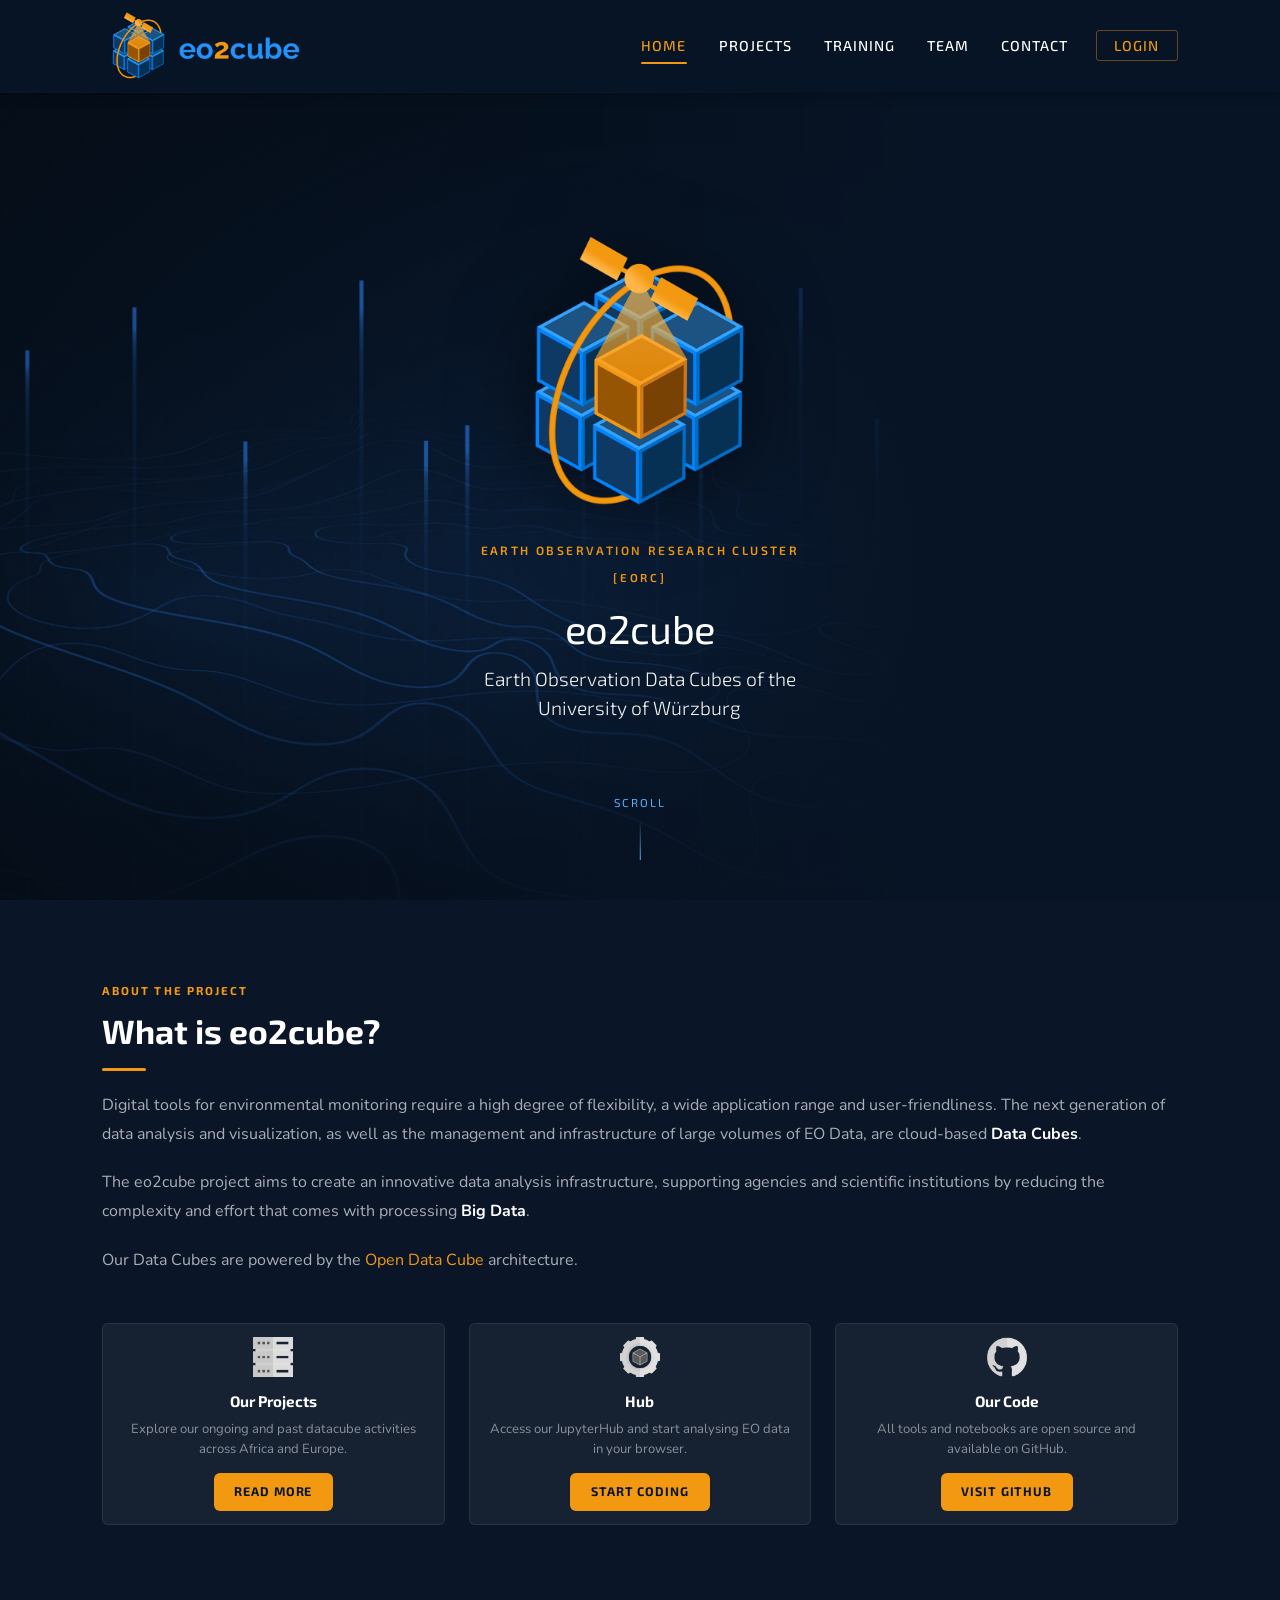
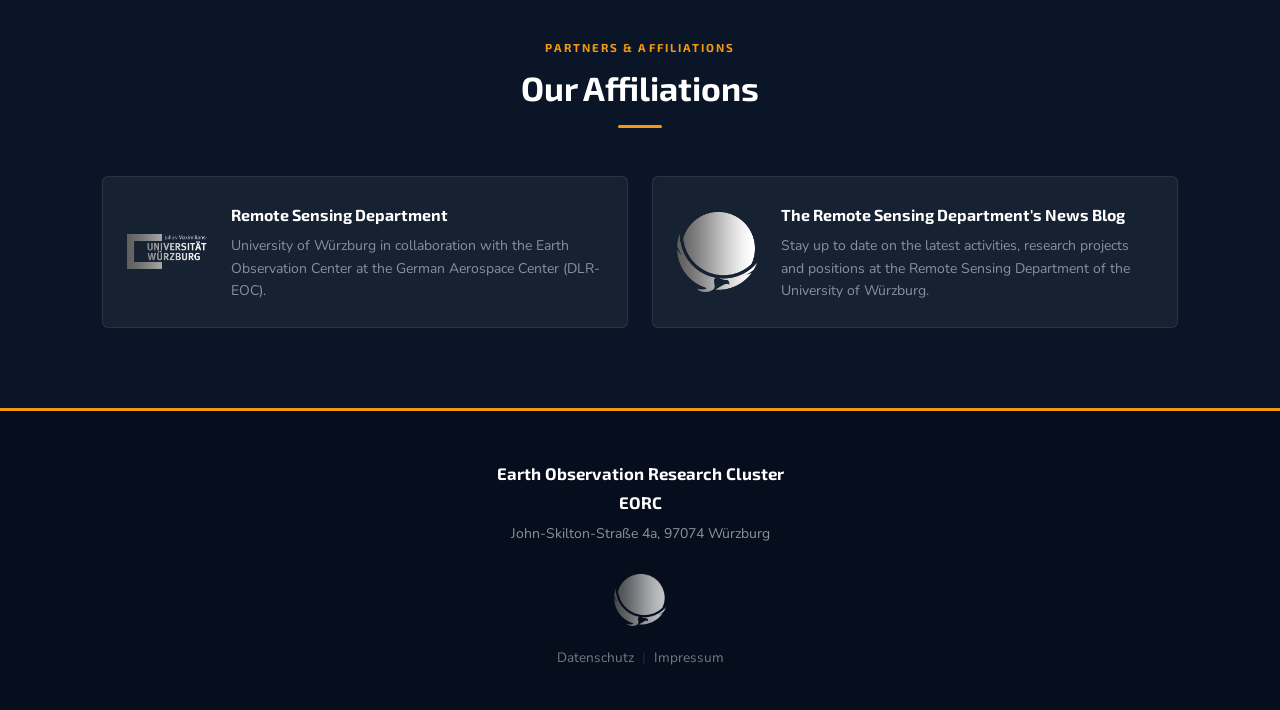
<file: index.html>
<!DOCTYPE html>
<html lang="en">
<head>
  <meta charset="UTF-8">
  <meta name="viewport" content="width=device-width, initial-scale=1.0">
  <title>eo2cube | Earth Observation Data Cubes of the Uni Würzburg</title>
  <link rel="icon" type="image/png" href="img/cube_logo.png">
  <link rel="stylesheet" href="css/style.css">
</head>
<body>

  <nav class="navbar" id="navbar">
    <div class="nav-container">
      <a href="index.html" class="nav-logo">
        <img src="img/ci_logo_navbar.png" alt="eo2cube">
      </a>
      <ul class="nav-links" id="navLinks">
        <li><a href="index.html" class="active">Home</a></li>
        <li><a href="projects.html">Projects</a></li>
        <li><a href="training.html">Training</a></li>
        <li><a href="team.html">Team</a></li>
        <li><a href="contact.html">Contact</a></li>
        <li><a href="#" class="nav-login">Login</a></li>
      </ul>
      <button class="nav-toggle" id="navToggle" aria-label="Toggle menu">
        <span></span><span></span><span></span>
      </button>
    </div>
  </nav>

  <main>

    <!-- ── Hero ───────────────────────────────────────────── -->
    <section class="hero">
      <div class="hero-bg"></div>
      <div class="hero-overlay"></div>
      <div class="hero-content">
        <img src="img/cube_logo.png" alt="eo2cube" class="hero-cube">
        <p class="hero-eyebrow">Earth Observation Research Cluster</p>
        <p class="hero-eorc">[EORC]</p>
        <h1 class="hero-title">eo2cube</h1>
        <p class="hero-subtitle">
          Earth Observation Data Cubes of the<br>University of Würzburg
        </p>

      </div>
      <div class="hero-scroll">Scroll</div>
    </section>

    <!-- ── About + Features ───────────────────────────────── -->
    <section class="about-features">
      <div class="container">

        <!-- About the Project -->
        <div class="about" style="margin-bottom:3rem;">
          <p class="section-label">About the Project</p>
          <h2 class="section-title">What is eo2cube?</h2>
          <div class="section-divider"></div>
          <p class="section-body" style="margin-bottom:1.25rem;">
            Digital tools for environmental monitoring require a high degree of flexibility,
            a wide application range and user-friendliness. The next generation of data analysis
            and visualization, as well as the management and infrastructure of large volumes of
            EO Data, are cloud-based <span class="about-strong">Data Cubes</span>.
          </p>
          <p class="section-body" style="margin-bottom:1.25rem;">
            The eo2cube project aims to create an innovative data analysis infrastructure,
            supporting agencies and scientific institutions by reducing the complexity and effort
            that comes with processing <span class="about-strong">Big Data</span>.
          </p>
          <p class="section-body">
            Our Data Cubes are powered by the
            <a href="http://www.opendatacube.org" target="_blank" rel="noopener">Open Data Cube</a>
            architecture.
          </p>
        </div>

        <!-- Three cards in one row -->
        <div class="feature-cards-row">
          <div class="feature-card">
            <img src="img/ci_icon_datenserver.png" alt="Projects" class="feature-icon">
            <h3>Our Projects</h3>
            <p>Explore our ongoing and past datacube activities across Africa and Europe.</p>
            <a href="projects.html" class="btn-accent">Read More</a>
          </div>
          <div class="feature-card">
            <img src="img/ci_icon_train.png" alt="Hub" class="feature-icon">
            <h3>Hub</h3>
            <p>Access our JupyterHub and start analysing EO data in your browser.</p>
            <a href="#" target="_blank" rel="noopener" class="btn-accent">Start Coding</a>
          </div>
          <div class="feature-card">
            <img src="img/ci_icon_github.png" alt="GitHub" class="feature-icon">
            <h3>Our Code</h3>
            <p>All tools and notebooks are open source and available on GitHub.</p>
            <a href="https://github.com/eo2cube" target="_blank" rel="noopener" class="btn-accent">Visit GitHub</a>
          </div>
        </div>

      </div>
    </section>

    <!-- ── Affiliations ────────────────────────────────────── -->
    <section class="affiliations">
      <div class="container">
        <div style="text-align:center;margin-bottom:3rem;">
          <p class="section-label">Partners &amp; Affiliations</p>
          <h2 class="section-title" style="color:#fff;">Our Affiliations</h2>
          <div class="section-divider" style="margin-left:auto;margin-right:auto;"></div>
        </div>
        <div class="affil-grid">
          <a href="https://www.geographie.uni-wuerzburg.de/fernerkundung/startseite/"
             target="_blank" rel="noopener" class="affil-card" style="color:inherit;">
            <img src="img/unilogo_wue.png" alt="University of Würzburg" class="affil-logo">
            <div>
              <h4>Remote Sensing Department</h4>
              <p>University of Würzburg in collaboration with the Earth Observation Center
                at the German Aerospace Center (DLR-EOC).</p>
            </div>
          </a>
          <a href="https://remote-sensing.org/"
             target="_blank" rel="noopener" class="affil-card" style="color:inherit;">
            <img src="img/unilogo_lsfe.png" alt="LSFE" class="affil-logo">
            <div>
              <h4>The Remote Sensing Department's News Blog</h4>
              <p>Stay up to date on the latest activities, research projects and positions
                at the Remote Sensing Department of the University of Würzburg.</p>
            </div>
          </a>
        </div>
      </div>
    </section>

  </main>

  <footer class="footer">
    <div class="container">
      <div class="footer-centered">
        <p class="footer-dept">Earth Observation Research Cluster<br>EORC</p>
        <p class="footer-addr">John-Skilton-Straße 4a, 97074 Würzburg</p>
        <img src="img/unilogo_lsfe.png" alt="LSFE" class="footer-logo">
        <p class="footer-legal">
          <a href="http://remote-sensing.eu/datenschutzerklarung/" target="_blank" rel="noopener">Datenschutz</a>
          &nbsp;|&nbsp;
          <a href="http://remote-sensing.eu/disclaimer-and-data-privacy/" target="_blank" rel="noopener">Impressum</a>
        </p>
      </div>
    </div>
  </footer>

  <script>
    document.getElementById('navToggle').addEventListener('click', () => {
      document.getElementById('navLinks').classList.toggle('open');
    });
  </script>
</body>
</html>
</file>
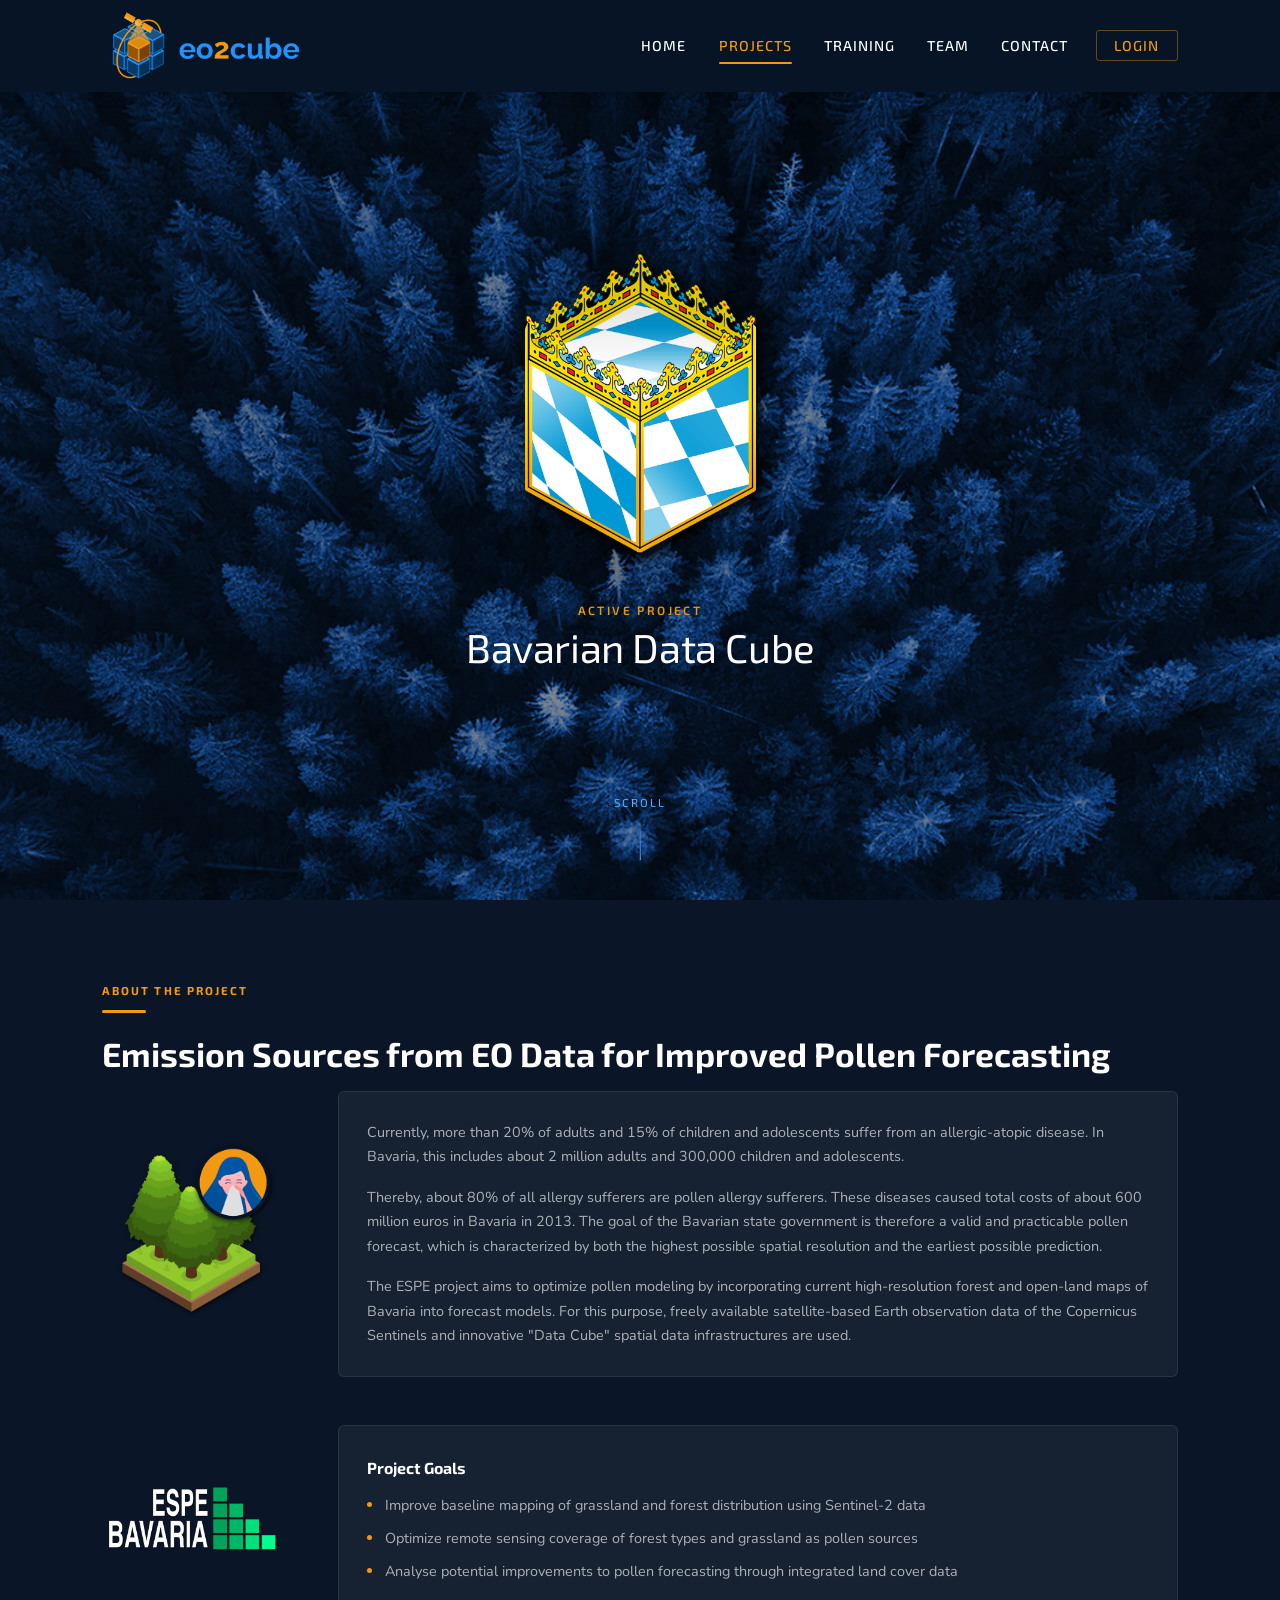
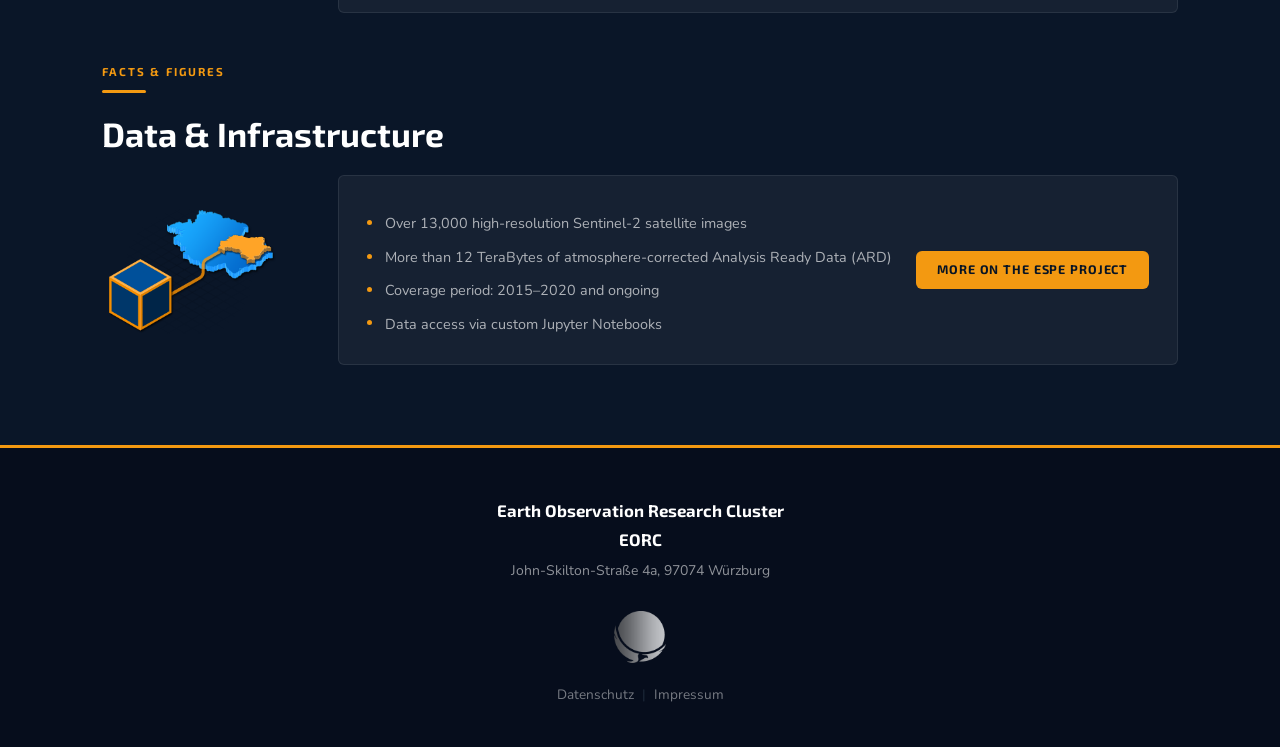
<file: bavaria.html>
<!DOCTYPE html>
<html lang="en">
<head>
  <meta charset="UTF-8">
  <meta name="viewport" content="width=device-width, initial-scale=1.0">
  <title>Bavarian Data Cube | eo2cube</title>
  <link rel="icon" type="image/png" href="img/cube_logo.png">
  <link rel="stylesheet" href="css/style.css">
</head>
<body>

  <nav class="navbar" id="navbar">
    <div class="nav-container">
      <a href="index.html" class="nav-logo">
        <img src="img/ci_logo_navbar.png" alt="eo2cube">
      </a>
      <ul class="nav-links" id="navLinks">
        <li><a href="index.html">Home</a></li>
        <li><a href="projects.html" class="active">Projects</a></li>
        <li><a href="training.html">Training</a></li>
        <li><a href="team.html">Team</a></li>
        <li><a href="contact.html">Contact</a></li>
        <li><a href="#" class="nav-login">Login</a></li>
      </ul>
      <button class="nav-toggle" id="navToggle" aria-label="Toggle menu">
        <span></span><span></span><span></span>
      </button>
    </div>
  </nav>

  <main>

    <section class="hero" style="align-items:flex-start;padding-top:8rem;">
      <div class="hero-bg" style="background-image:url('img/espe_hero.png');"></div>
      <div class="hero-overlay"></div>
      <div class="hero-content">
        <img src="img/cube_bavaria.png" alt="Bavarian Data Cube" class="hero-cube" style="width:300px;">
        <p class="hero-eyebrow">Active Project</p>
        <h1 class="hero-title">Bavarian Data Cube</h1>
      </div>
      <div class="hero-scroll">Scroll</div>
    </section>

    <section class="project-detail">
      <div class="container">

        <div class="project-about">
          <p class="section-label">About the Project</p>
          <div class="section-divider"></div>
          <h2 class="section-title">Emission Sources from EO Data for Improved Pollen Forecasting</h2>
          <div style="display:flex;align-items:center;gap:3.5rem;">
            <img src="img/espe_allergy.png" alt="Pollen allergy" style="width:180px;flex-shrink:0;border-radius:var(--r);">
            <div class="project-sub-card" style="flex:1;">
              <p class="section-body" style="max-width:none;margin-bottom:1rem;">
                Currently, more than 20% of adults and 15% of children and adolescents suffer from an
                allergic-atopic disease. In Bavaria, this includes about 2 million adults and 300,000
                children and adolescents.
              </p>
              <p class="section-body" style="max-width:none;margin-bottom:1rem;">
                Thereby, about 80% of all allergy sufferers are pollen allergy sufferers. These diseases
                caused total costs of about 600 million euros in Bavaria in 2013. The goal of the Bavarian
                state government is therefore a valid and practicable pollen forecast, which is characterized
                by both the highest possible spatial resolution and the earliest possible prediction.
              </p>
              <p class="section-body" style="max-width:none;">
                The ESPE project aims to optimize pollen modeling by incorporating current high-resolution
                forest and open-land maps of Bavaria into forecast models. For this purpose, freely available
                satellite-based Earth observation data of the Copernicus Sentinels and innovative "Data Cube"
                spatial data infrastructures are used.
              </p>
            </div>
          </div>
        </div>

        <div style="display:flex;align-items:center;gap:3.5rem;margin-bottom:3rem;">
          <img src="img/ESPE-Logo_trsp.png" alt="ESPE" style="width:180px;flex-shrink:0;">
          <div class="project-sub-card" style="flex:1;">
            <h4 style="font-family:var(--font-d);font-size:1rem;font-weight:700;color:#fff;margin-bottom:.75rem;">Project Goals</h4>
            <ul class="facts-list">
              <li>Improve baseline mapping of grassland and forest distribution using Sentinel-2 data</li>
              <li>Optimize remote sensing coverage of forest types and grassland as pollen sources</li>
              <li>Analyse potential improvements to pollen forecasting through integrated land cover data</li>
            </ul>
          </div>
        </div>

        <div style="margin-top:3rem;margin-bottom:1.25rem;">
          <p class="section-label">Facts &amp; Figures</p>
          <div class="section-divider"></div>
          <h2 class="section-title">Data &amp; Infrastructure</h2>
        </div>
        <div style="display:flex;align-items:center;gap:3.5rem;">
          <img src="img/espe_map_iso.png" alt="ESPE coverage map" style="width:180px;flex-shrink:0;border-radius:var(--r);">
          <div class="project-sub-card" style="flex:1;">
            <div style="display:flex;align-items:stretch;gap:1.5rem;">
              <ul class="facts-list" style="flex:1;margin-bottom:0;">
                <li>Over 13,000 high-resolution Sentinel-2 satellite images</li>
                <li>More than 12 TeraBytes of atmosphere-corrected Analysis Ready Data (ARD)</li>
                <li>Coverage period: 2015–2020 and ongoing</li>
                <li>Data access via custom Jupyter Notebooks</li>
              </ul>
              <div style="display:flex;flex-direction:column;justify-content:center;">
                <a href="https://www.geographie.uni-wuerzburg.de/erdbeobachtung/forschung/laufende-projekte/emissionsquellen-aus-satellitendaten-fuer-eine-verbesserte-vorhersage-des-pollenflugs-in-bayern-espe/" target="_blank" rel="noopener" class="btn-accent">More on the ESPE Project</a>
              </div>
            </div>
          </div>
        </div>

      </div>
    </section>

  </main>

  <footer class="footer">
    <div class="container">
      <div class="footer-centered">
        <p class="footer-dept">Earth Observation Research Cluster<br>EORC</p>
        <p class="footer-addr">John-Skilton-Straße 4a, 97074 Würzburg</p>
        <img src="img/unilogo_lsfe.png" alt="LSFE" class="footer-logo">
        <p class="footer-legal">
          <a href="http://remote-sensing.eu/datenschutzerklarung/" target="_blank" rel="noopener">Datenschutz</a>
          &nbsp;|&nbsp;
          <a href="http://remote-sensing.eu/disclaimer-and-data-privacy/" target="_blank" rel="noopener">Impressum</a>
        </p>
      </div>
    </div>
  </footer>

  <script>
    document.getElementById('navToggle').addEventListener('click', () => {
      document.getElementById('navLinks').classList.toggle('open');
    });
  </script>
</body>
</html>
</file>
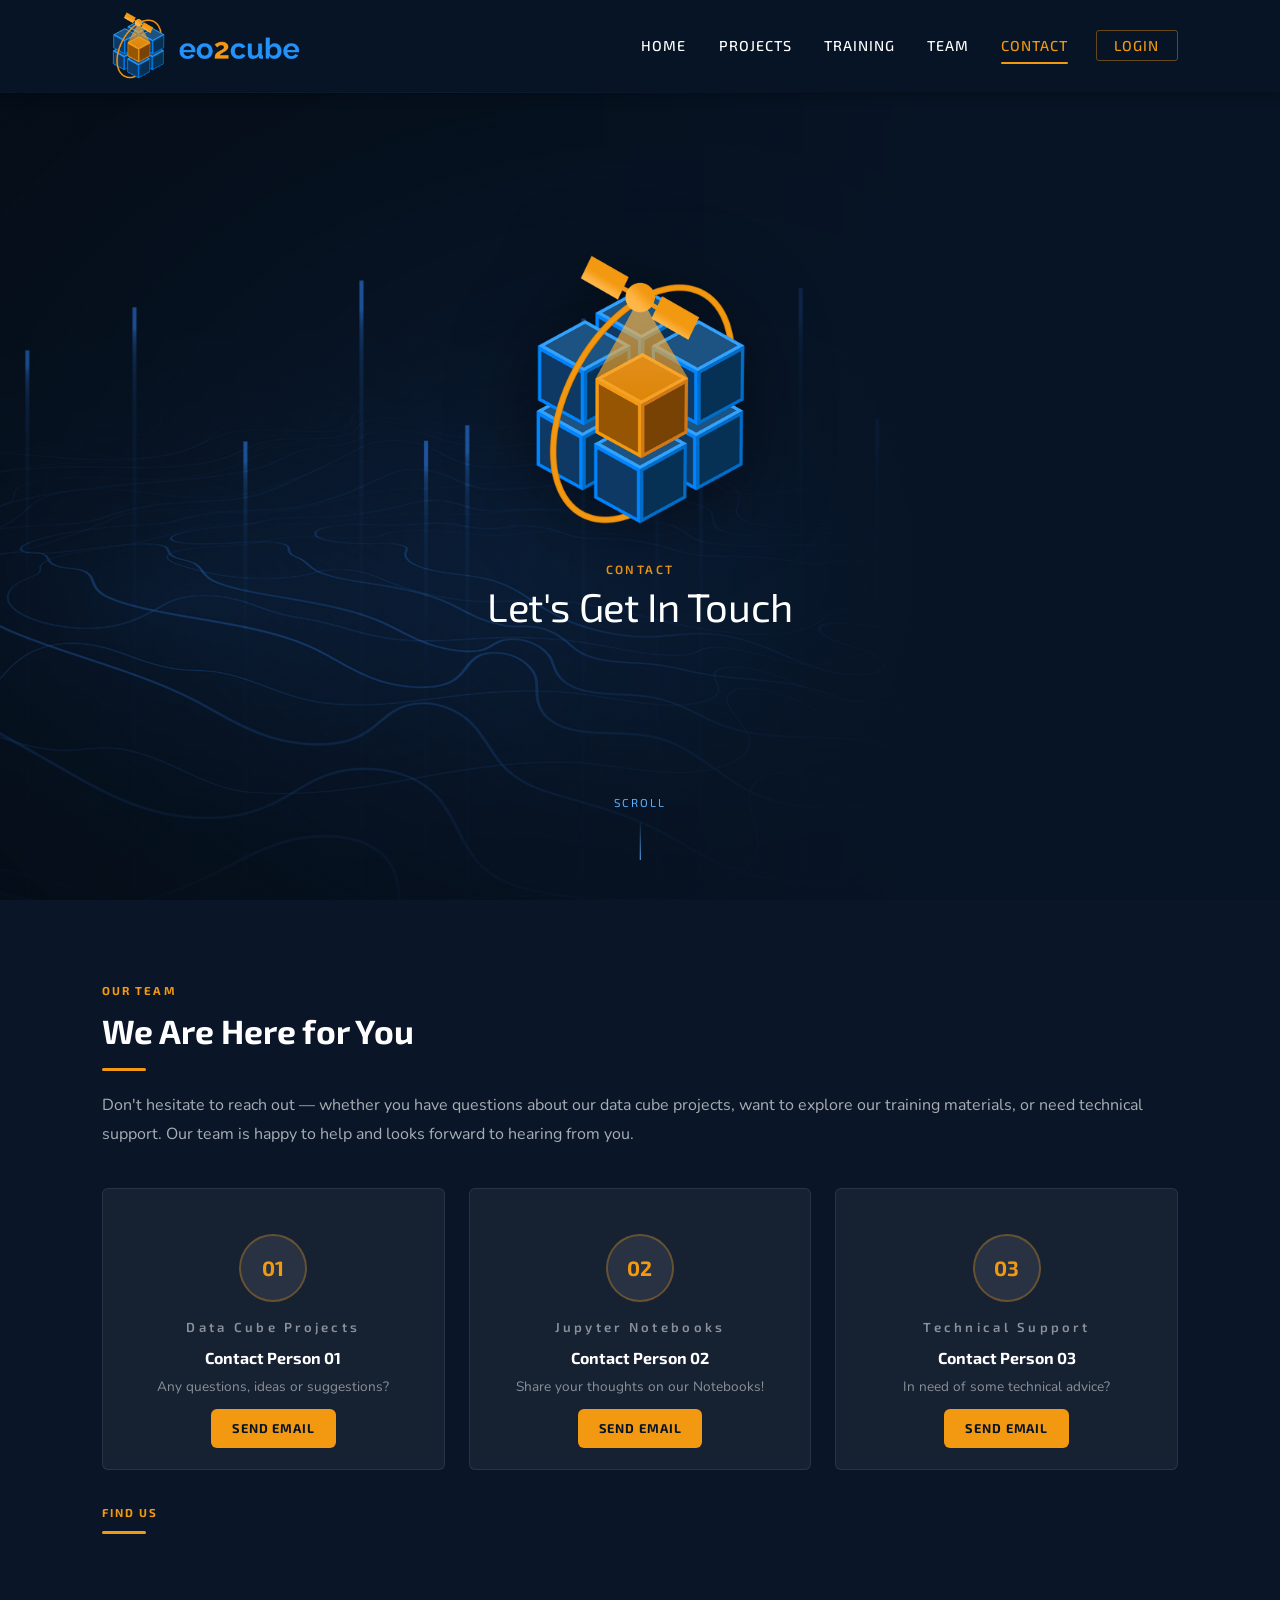
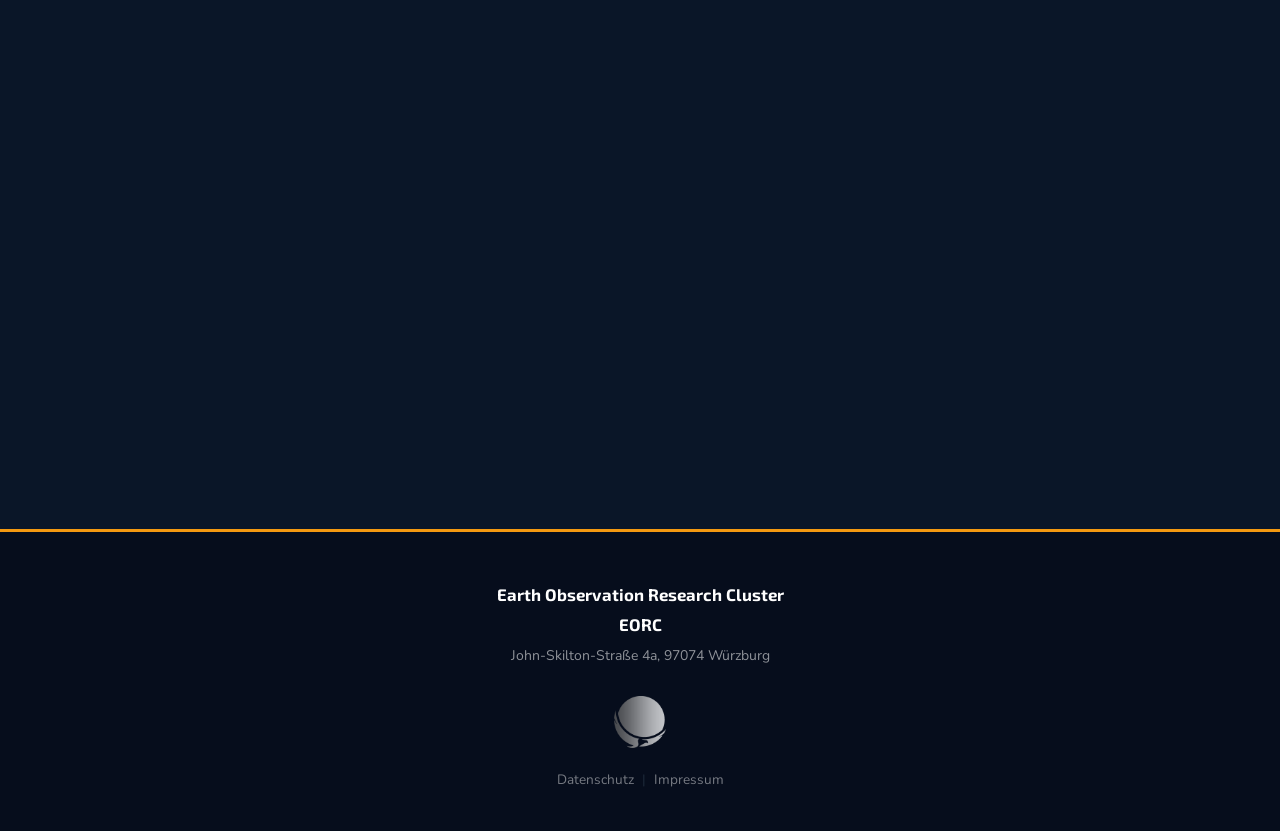
<file: contact.html>
<!DOCTYPE html>
<html lang="en">
<head>
  <meta charset="UTF-8">
  <meta name="viewport" content="width=device-width, initial-scale=1.0">
  <title>Contact | eo2cube</title>
  <link rel="icon" type="image/png" href="img/cube_logo.png">
  <link rel="stylesheet" href="css/style.css">
</head>
<body>

  <nav class="navbar" id="navbar">
    <div class="nav-container">
      <a href="index.html" class="nav-logo">
        <img src="img/ci_logo_navbar.png" alt="eo2cube">
      </a>
      <ul class="nav-links" id="navLinks">
        <li><a href="index.html">Home</a></li>
        <li><a href="projects.html">Projects</a></li>
        <li><a href="training.html">Training</a></li>
        <li><a href="team.html">Team</a></li>
        <li><a href="contact.html" class="active">Contact</a></li>
        <li><a href="#" class="nav-login">Login</a></li>
      </ul>
      <button class="nav-toggle" id="navToggle" aria-label="Toggle menu">
        <span></span><span></span><span></span>
      </button>
    </div>
  </nav>

  <main>

    <section class="hero" style="align-items:flex-start;padding-top:8rem;">
      <div class="hero-bg" style="background-image:url('img/jumbotron_blank.png');"></div>
      <div class="hero-overlay"></div>
      <div class="hero-content">
        <img src="img/cube_logo.png" alt="eo2cube" class="hero-cube">
        <p class="hero-eyebrow">Contact</p>
        <h1 class="hero-title">Let's Get In Touch</h1>
      </div>
      <div class="hero-scroll">Scroll</div>
    </section>

    <section class="projects-section" style="background:#0a1628;">
      <div class="container">

        <div class="about" style="margin-bottom:2.5rem;">
          <p class="section-label">Our Team</p>
          <h2 class="section-title">We Are Here for You</h2>
          <div class="section-divider"></div>
          <p class="section-body">
            Don't hesitate to reach out — whether you have questions about our data cube projects,
            want to explore our training materials, or need technical support. Our team is happy
            to help and looks forward to hearing from you.
          </p>
        </div>

        <div class="project-cards-grid" style="margin-bottom:2rem;">

          <div class="feature-card" style="text-align:center;">
            <div class="team-avatar" style="margin:0 auto 1rem;">01</div>
            <p class="hero-eorc" style="margin-bottom:.4rem;">Data Cube Projects</p>
            <h3 style="font-size:1rem;margin-bottom:.3rem;">Contact Person 01</h3>
            <p style="color:rgba(255,255,255,.5);font-size:.85rem;margin-bottom:.75rem;">Any questions, ideas or suggestions?</p>
            <a href="#" class="btn-accent" style="font-size:.8rem;">Send Email</a>
          </div>

          <div class="feature-card" style="text-align:center;">
            <div class="team-avatar" style="margin:0 auto 1rem;">02</div>
            <p class="hero-eorc" style="margin-bottom:.4rem;">Jupyter Notebooks</p>
            <h3 style="font-size:1rem;margin-bottom:.3rem;">Contact Person 02</h3>
            <p style="color:rgba(255,255,255,.5);font-size:.85rem;margin-bottom:.75rem;">Share your thoughts on our Notebooks!</p>
            <a href="#" class="btn-accent" style="font-size:.8rem;">Send Email</a>
          </div>

          <div class="feature-card" style="text-align:center;">
            <div class="team-avatar" style="margin:0 auto 1rem;">03</div>
            <p class="hero-eorc" style="margin-bottom:.4rem;">Technical Support</p>
            <h3 style="font-size:1rem;margin-bottom:.3rem;">Contact Person 03</h3>
            <p style="color:rgba(255,255,255,.5);font-size:.85rem;margin-bottom:.75rem;">In need of some technical advice?</p>
            <a href="#" class="btn-accent" style="font-size:.8rem;">Send Email</a>
          </div>

        </div>

        <div class="about" style="margin-bottom:2.5rem;">
          <p class="section-label">Find Us</p>
          <div class="section-divider"></div>
        </div>

        <div style="border-radius:var(--r);overflow:hidden;margin-bottom:3rem;height:427px;">
          <iframe
            src="https://maps.google.com/maps?q=John-Skilton-Straße+4a,+97074+Würzburg,+Germany&t=&z=12&ie=UTF8&iwloc=&output=embed"
            width="100%" height="100%"
            style="border:0;display:block;height:100%;filter:invert(100%);"
            loading="lazy" referrerpolicy="no-referrer-when-downgrade" title="EORC Location">
          </iframe>
        </div>

      </div>
    </section>

  </main>

  <footer class="footer">
    <div class="container">
      <div class="footer-centered">
        <p class="footer-dept">Earth Observation Research Cluster<br>EORC</p>
        <p class="footer-addr">John-Skilton-Straße 4a, 97074 Würzburg</p>
        <img src="img/unilogo_lsfe.png" alt="LSFE" class="footer-logo">
        <p class="footer-legal">
          <a href="http://remote-sensing.eu/datenschutzerklarung/" target="_blank" rel="noopener">Datenschutz</a>
          &nbsp;|&nbsp;
          <a href="http://remote-sensing.eu/disclaimer-and-data-privacy/" target="_blank" rel="noopener">Impressum</a>
        </p>
      </div>
    </div>
  </footer>

  <script>
    document.getElementById('navToggle').addEventListener('click', () => {
      document.getElementById('navLinks').classList.toggle('open');
    });
  </script>
</body>
</html>
</file>
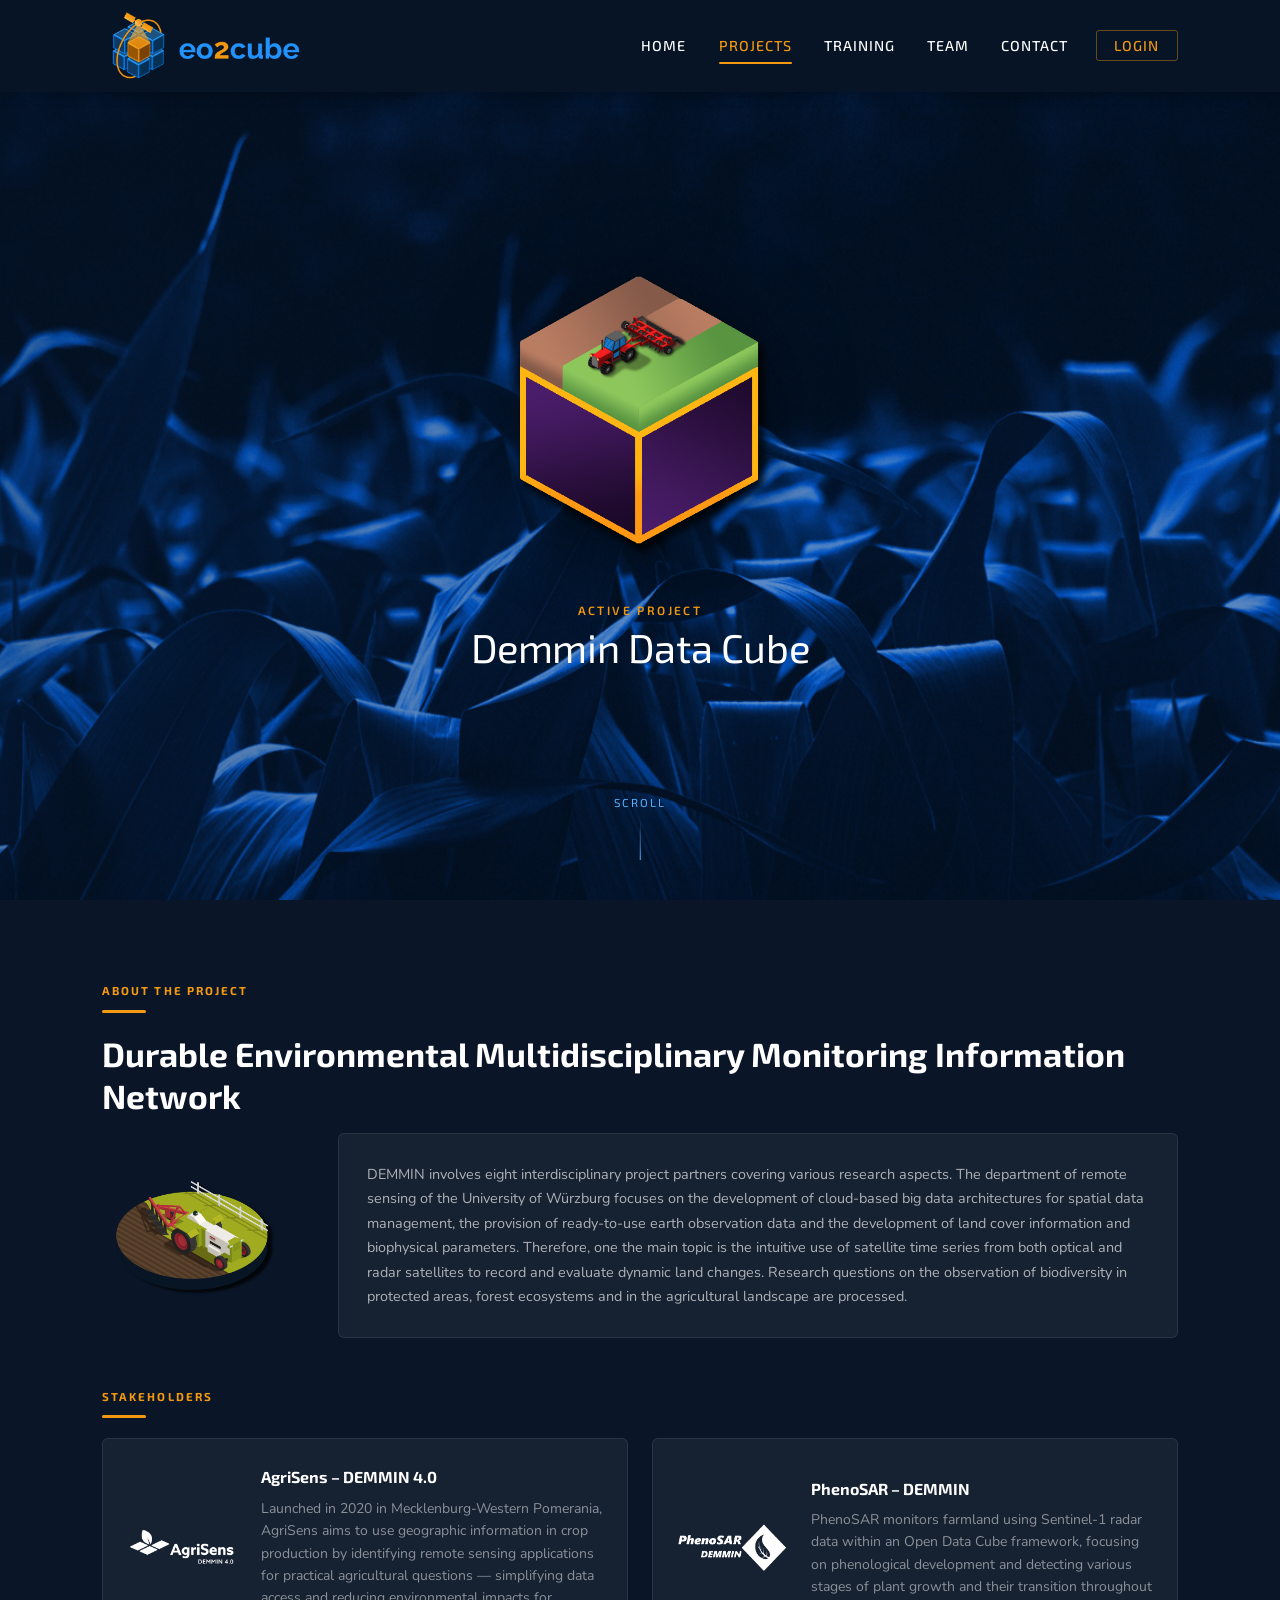
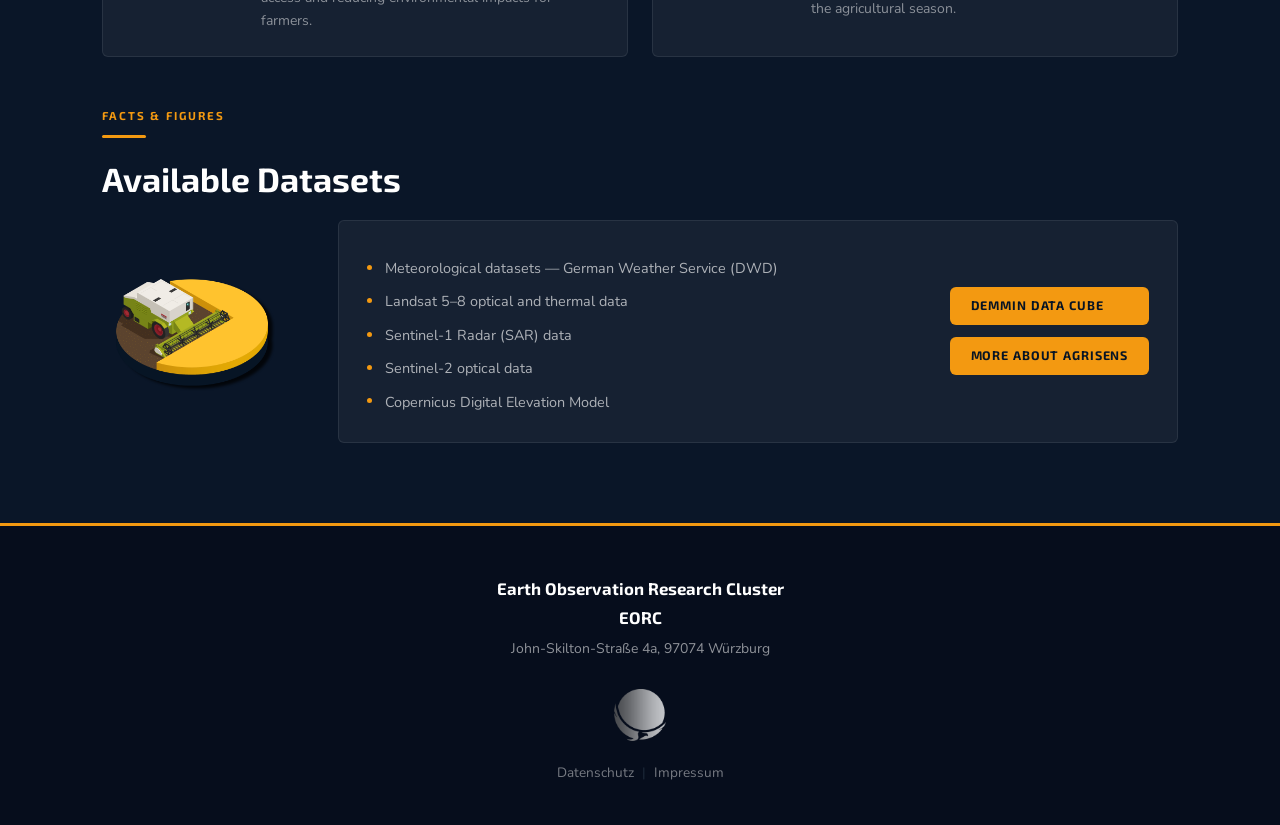
<file: demmin.html>
<!DOCTYPE html>
<html lang="en">
<head>
  <meta charset="UTF-8">
  <meta name="viewport" content="width=device-width, initial-scale=1.0">
  <title>Demmin Data Cube | eo2cube</title>
  <link rel="icon" type="image/png" href="img/cube_logo.png">
  <link rel="stylesheet" href="css/style.css">
</head>
<body>

  <nav class="navbar" id="navbar">
    <div class="nav-container">
      <a href="index.html" class="nav-logo">
        <img src="img/ci_logo_navbar.png" alt="eo2cube">
      </a>
      <ul class="nav-links" id="navLinks">
        <li><a href="index.html">Home</a></li>
        <li><a href="projects.html" class="active">Projects</a></li>
        <li><a href="training.html">Training</a></li>
        <li><a href="team.html">Team</a></li>
        <li><a href="contact.html">Contact</a></li>
        <li><a href="#" class="nav-login">Login</a></li>
      </ul>
      <button class="nav-toggle" id="navToggle" aria-label="Toggle menu">
        <span></span><span></span><span></span>
      </button>
    </div>
  </nav>

  <main>

    <section class="hero" style="align-items:flex-start;padding-top:8rem;">
      <div class="hero-bg" style="background-image:url('img/demmin_hero.png');"></div>
      <div class="hero-overlay"></div>
      <div class="hero-content">
        <img src="img/cube_demmin.png" alt="Demmin Data Cube" class="hero-cube" style="width:300px;">
        <p class="hero-eyebrow">Active Project</p>
        <h1 class="hero-title">Demmin Data Cube</h1>
      </div>
      <div class="hero-scroll">Scroll</div>
    </section>

    <section class="project-detail">
      <div class="container">

        <div class="project-about">
          <p class="section-label">About the Project</p>
          <div class="section-divider"></div>
          <h2 class="section-title">Durable Environmental Multidisciplinary Monitoring Information Network</h2>
          <div style="display:flex;align-items:center;gap:3.5rem;">
            <img src="img/demmin_icon_traktor.png" alt="" style="width:180px;flex-shrink:0;">
            <div class="project-sub-card" style="flex:1;">
              <p class="section-body" style="max-width:none;">
                DEMMIN involves eight interdisciplinary project partners covering various research aspects.
                The department of remote sensing of the University of Würzburg focuses on the development
                of cloud-based big data architectures for spatial data management, the provision of
                ready-to-use earth observation data and the development of land cover information and
                biophysical parameters. Therefore, one the main topic is the intuitive use of satellite
                time series from both optical and radar satellites to record and evaluate dynamic land
                changes. Research questions on the observation of biodiversity in protected areas, forest
                ecosystems and in the agricultural landscape are processed.
              </p>
            </div>
          </div>
        </div>

        <div style="margin-top:3rem;margin-bottom:1.25rem;">
          <p class="section-label">Stakeholders</p>
          <div class="section-divider"></div>
        </div>
        <div class="affil-grid" style="margin-bottom:3rem;">
          <div class="affil-card">
            <img src="img/agrisens.png" alt="AgriSens" class="affil-logo" style="width:110px;">
            <div>
              <h4>AgriSens – DEMMIN 4.0</h4>
              <p>Launched in 2020 in Mecklenburg-Western Pomerania, AgriSens aims to use geographic
                 information in crop production by identifying remote sensing applications for practical
                 agricultural questions — simplifying data access and reducing environmental impacts for farmers.</p>
            </div>
          </div>
          <div class="affil-card">
            <img src="img/logo_psar_sw_noBG_xt.png" alt="PhenoSAR" class="affil-logo" style="width:110px;">
            <div>
              <h4>PhenoSAR – DEMMIN</h4>
              <p>PhenoSAR monitors farmland using Sentinel-1 radar data within an Open Data Cube framework,
                 focusing on phenological development and detecting various stages of plant growth and their
                 transition throughout the agricultural season.</p>
            </div>
          </div>
        </div>

        <div style="margin-bottom:1.25rem;">
          <p class="section-label">Facts &amp; Figures</p>
          <div class="section-divider"></div>
          <h2 class="section-title">Available Datasets</h2>
        </div>
        <div style="display:flex;align-items:center;gap:3.5rem;">
          <img src="img/demmin_icon_combine.png" alt="" style="width:180px;flex-shrink:0;">
          <div class="project-sub-card" style="flex:1;">
            <div style="display:flex;align-items:stretch;gap:1.5rem;">
              <ul class="facts-list" style="flex:1;margin-bottom:0;">
                <li>Meteorological datasets — German Weather Service (DWD)</li>
                <li>Landsat 5–8 optical and thermal data</li>
                <li>Sentinel-1 Radar (SAR) data</li>
                <li>Sentinel-2 optical data</li>
                <li>Copernicus Digital Elevation Model</li>
              </ul>
              <div style="display:flex;flex-direction:column;justify-content:center;gap:.75rem;">
                <a href="https://stac-browser.eo2cube.org" target="_blank" rel="noopener" class="btn-accent">DEMMIN Data Cube</a>
                <a href="https://www.agrisens-demmin.de/" target="_blank" rel="noopener" class="btn-accent">More about AgriSens</a>
              </div>
            </div>
          </div>
        </div>

      </div>
    </section>

  </main>

  <footer class="footer">
    <div class="container">
      <div class="footer-centered">
        <p class="footer-dept">Earth Observation Research Cluster<br>EORC</p>
        <p class="footer-addr">John-Skilton-Straße 4a, 97074 Würzburg</p>
        <img src="img/unilogo_lsfe.png" alt="LSFE" class="footer-logo">
        <p class="footer-legal">
          <a href="http://remote-sensing.eu/datenschutzerklarung/" target="_blank" rel="noopener">Datenschutz</a>
          &nbsp;|&nbsp;
          <a href="http://remote-sensing.eu/disclaimer-and-data-privacy/" target="_blank" rel="noopener">Impressum</a>
        </p>
      </div>
    </div>
  </footer>

  <script>
    document.getElementById('navToggle').addEventListener('click', () => {
      document.getElementById('navLinks').classList.toggle('open');
    });
  </script>
</body>
</html>
</file>
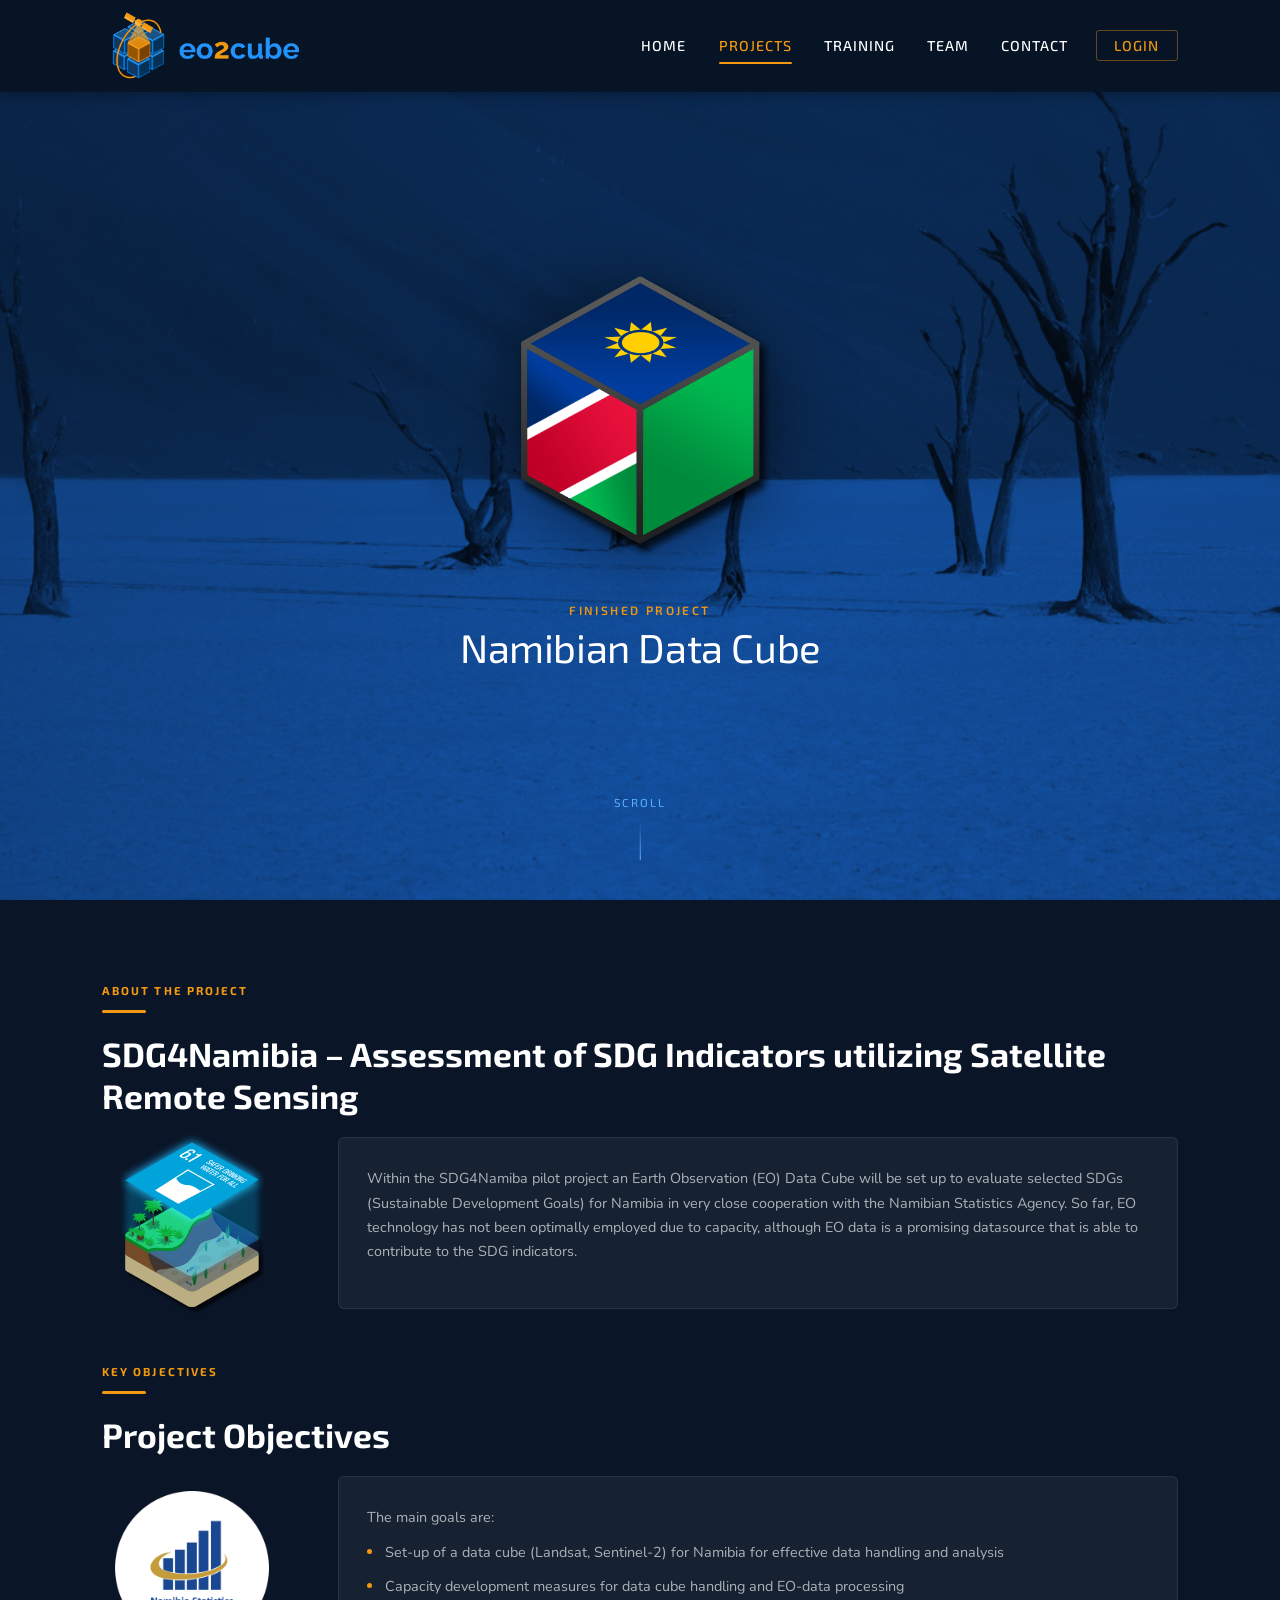
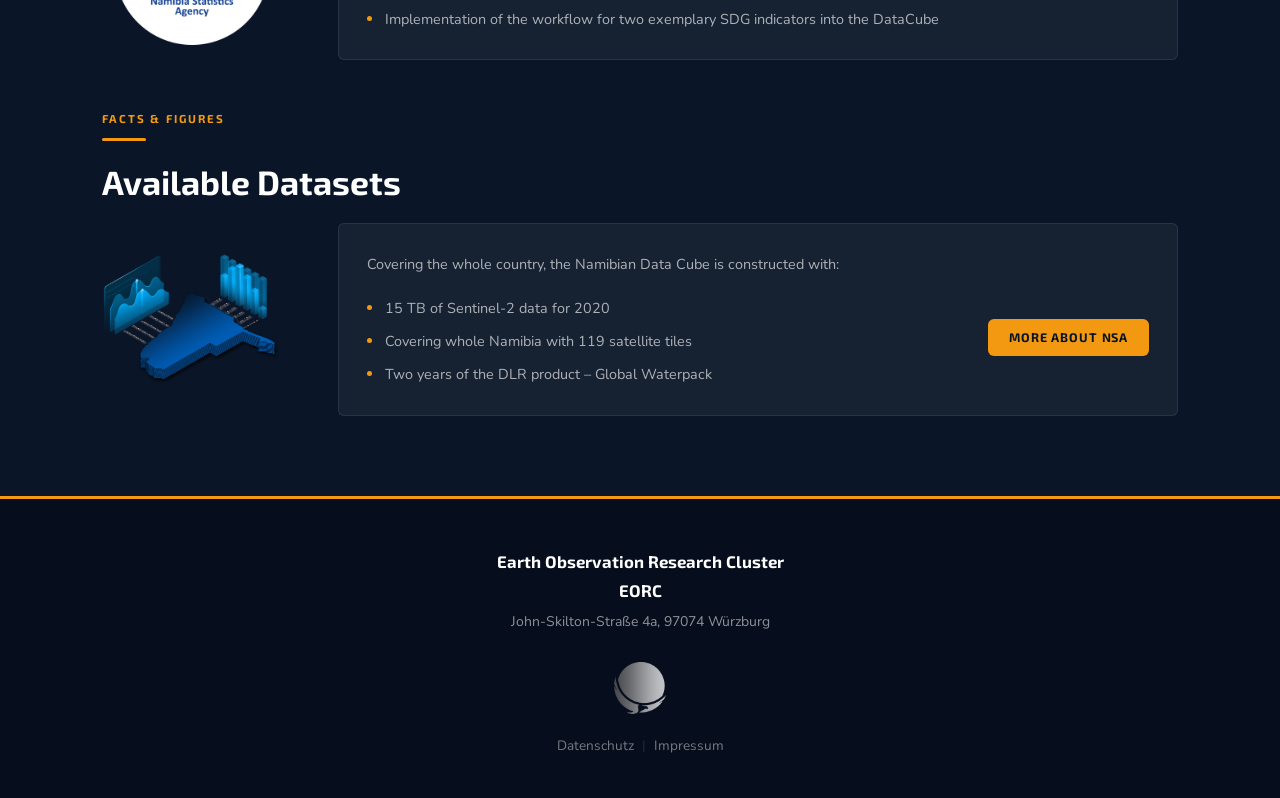
<file: namibia.html>
<!DOCTYPE html>
<html lang="en">
<head>
  <meta charset="UTF-8">
  <meta name="viewport" content="width=device-width, initial-scale=1.0">
  <title>Namibian Data Cube | eo2cube</title>
  <link rel="icon" type="image/png" href="img/cube_logo.png">
  <link rel="stylesheet" href="css/style.css">
</head>
<body>

  <nav class="navbar" id="navbar">
    <div class="nav-container">
      <a href="index.html" class="nav-logo">
        <img src="img/ci_logo_navbar.png" alt="eo2cube">
      </a>
      <ul class="nav-links" id="navLinks">
        <li><a href="index.html">Home</a></li>
        <li><a href="projects.html" class="active">Projects</a></li>
        <li><a href="training.html">Training</a></li>
        <li><a href="team.html">Team</a></li>
        <li><a href="contact.html">Contact</a></li>
        <li><a href="#" class="nav-login">Login</a></li>
      </ul>
      <button class="nav-toggle" id="navToggle" aria-label="Toggle menu">
        <span></span><span></span><span></span>
      </button>
    </div>
  </nav>

  <main>

    <section class="hero" style="align-items:flex-start;padding-top:8rem;">
      <div class="hero-bg" style="background-image:url('img/namibia_hero.png');"></div>
      <div class="hero-overlay"></div>
      <div class="hero-content">
        <img src="img/cube_namibia.png" alt="Namibian Data Cube" class="hero-cube" style="width:300px;">
        <p class="hero-eyebrow">Finished Project</p>
        <h1 class="hero-title">Namibian Data Cube</h1>
      </div>
      <div class="hero-scroll">Scroll</div>
    </section>

    <section class="project-detail">
      <div class="container">

        <div class="project-about">
          <p class="section-label">About the Project</p>
          <div class="section-divider"></div>
          <h2 class="section-title">SDG4Namibia – Assessment of SDG Indicators utilizing Satellite Remote Sensing</h2>
          <div style="display:flex;align-items:center;gap:3.5rem;">
            <div style="width:180px;flex-shrink:0;display:flex;justify-content:center;">
              <img src="img/sdg_image.png" alt="SDG indicators" style="width:144px;border-radius:var(--r);">
            </div>
            <div class="project-sub-card" style="flex:1;">
              <p class="section-body" style="max-width:none;margin-bottom:1rem;">
                Within the SDG4Namiba pilot project an Earth Observation (EO) Data Cube will be set up
                to evaluate selected SDGs (Sustainable Development Goals) for Namibia in very close
                cooperation with the Namibian Statistics Agency. So far, EO technology has not been
                optimally employed due to capacity, although EO data is a promising datasource that is
                able to contribute to the SDG indicators.
              </p>
            </div>
          </div>
        </div>

        <div style="margin-top:3rem;margin-bottom:1.25rem;">
          <p class="section-label">Key Objectives</p>
          <div class="section-divider"></div>
          <h2 class="section-title">Project Objectives</h2>
        </div>
        <div style="display:flex;align-items:center;gap:3.5rem;">
          <div style="width:180px;flex-shrink:0;display:flex;justify-content:center;">
            <img src="img/NSA_Logo.png" alt="Namibia Statistics Agency" style="width:162px;">
          </div>
          <div class="project-sub-card" style="flex:1;">
            <p class="section-body" style="max-width:none;margin-bottom:.75rem;">The main goals are:</p>
            <ul class="facts-list">
              <li>Set-up of a data cube (Landsat, Sentinel-2) for Namibia for effective data handling and analysis</li>
              <li>Capacity development measures for data cube handling and EO-data processing</li>
              <li>Implementation of the workflow for two exemplary SDG indicators into the DataCube</li>
            </ul>
          </div>
        </div>

        <div style="margin-top:3rem;margin-bottom:1.25rem;">
          <p class="section-label">Facts &amp; Figures</p>
          <div class="section-divider"></div>
          <h2 class="section-title">Available Datasets</h2>
        </div>
        <div style="display:flex;align-items:center;gap:3.5rem;">
          <div style="width:180px;flex-shrink:0;display:flex;justify-content:center;">
            <img src="img/namibia_stats.png" alt="Namibia statistics" style="width:180px;border-radius:var(--r);">
          </div>
          <div class="project-sub-card" style="flex:1;">
            <p class="section-body" style="max-width:none;margin-bottom:.75rem;">Covering the whole country, the Namibian Data Cube is constructed with:</p>
            <div style="display:flex;align-items:stretch;gap:1.5rem;">
              <ul class="facts-list" style="flex:1;margin-bottom:0;">
                <li>15 TB of Sentinel-2 data for 2020</li>
                <li>Covering whole Namibia with 119 satellite tiles</li>
                <li>Two years of the DLR product – Global Waterpack</li>
              </ul>
              <div style="display:flex;flex-direction:column;justify-content:center;">
                <a href="https://nsa.org.na/" target="_blank" rel="noopener" class="btn-accent">More about NSA</a>
              </div>
            </div>
          </div>
        </div>

      </div>
    </section>

  </main>

  <footer class="footer">
    <div class="container">
      <div class="footer-centered">
        <p class="footer-dept">Earth Observation Research Cluster<br>EORC</p>
        <p class="footer-addr">John-Skilton-Straße 4a, 97074 Würzburg</p>
        <img src="img/unilogo_lsfe.png" alt="LSFE" class="footer-logo">
        <p class="footer-legal">
          <a href="http://remote-sensing.eu/datenschutzerklarung/" target="_blank" rel="noopener">Datenschutz</a>
          &nbsp;|&nbsp;
          <a href="http://remote-sensing.eu/disclaimer-and-data-privacy/" target="_blank" rel="noopener">Impressum</a>
        </p>
      </div>
    </div>
  </footer>

  <script>
    document.getElementById('navToggle').addEventListener('click', () => {
      document.getElementById('navLinks').classList.toggle('open');
    });
  </script>
</body>
</html>
</file>
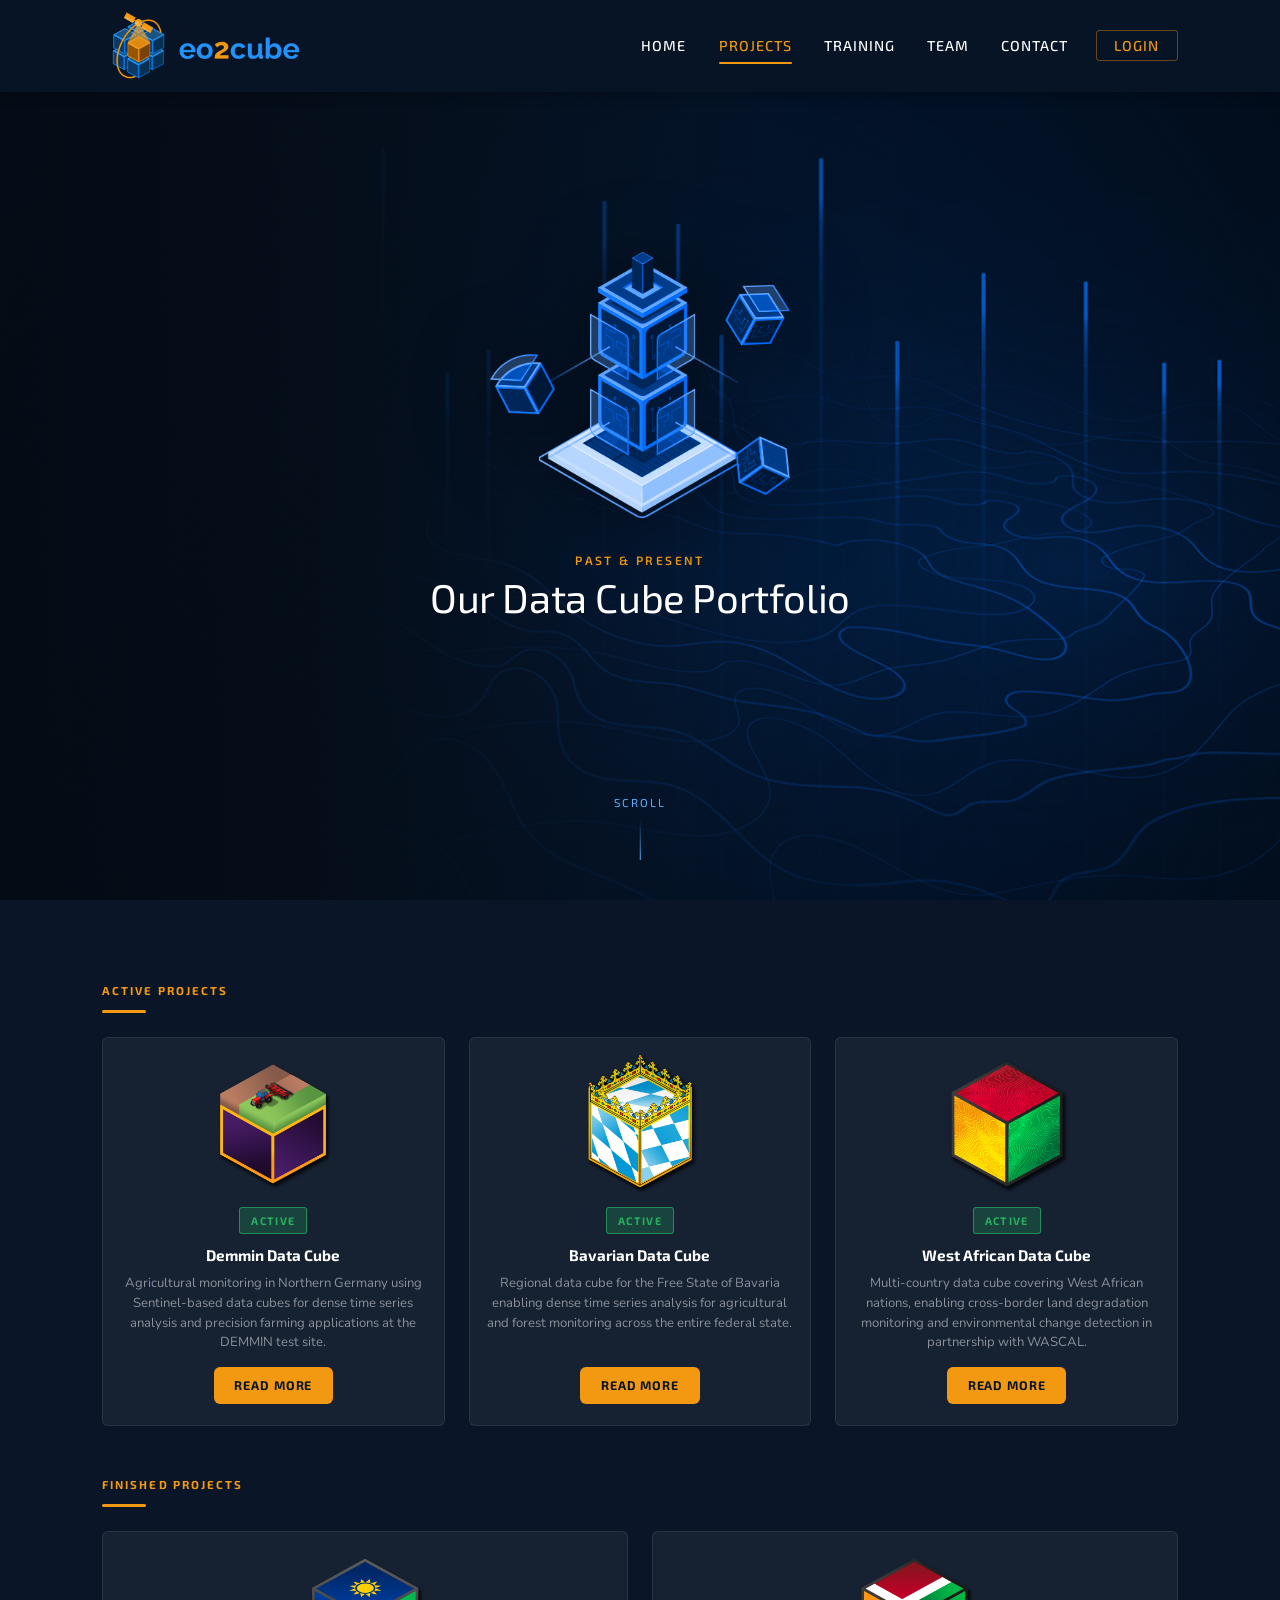
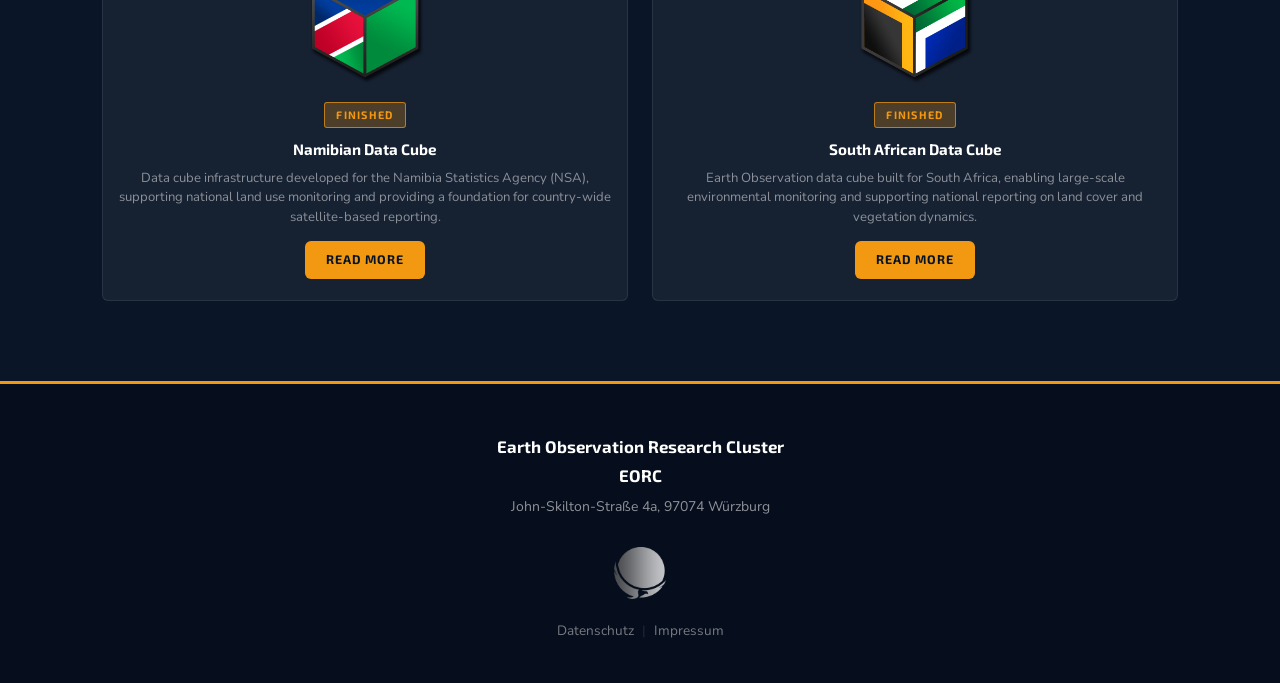
<file: projects.html>
<!DOCTYPE html>
<html lang="en">
<head>
  <meta charset="UTF-8">
  <meta name="viewport" content="width=device-width, initial-scale=1.0">
  <title>Projects | eo2cube</title>
  <link rel="icon" type="image/png" href="img/cube_logo.png">
  <link rel="stylesheet" href="css/style.css">
</head>
<body>

  <nav class="navbar" id="navbar">
    <div class="nav-container">
      <a href="index.html" class="nav-logo">
        <img src="img/ci_logo_navbar.png" alt="eo2cube">
      </a>
      <ul class="nav-links" id="navLinks">
        <li><a href="index.html">Home</a></li>
        <li><a href="projects.html" class="active">Projects</a></li>
        <li><a href="training.html">Training</a></li>
        <li><a href="team.html">Team</a></li>
        <li><a href="contact.html">Contact</a></li>
        <li><a href="#" class="nav-login">Login</a></li>
      </ul>
      <button class="nav-toggle" id="navToggle" aria-label="Toggle menu">
        <span></span><span></span><span></span>
      </button>
    </div>
  </nav>

  <main>

    <section class="hero" style="align-items:flex-start;padding-top:8rem;">
      <div class="hero-bg" style="background-image:url('img/jumbotron_team_blank.png');"></div>
      <div class="hero-overlay"></div>
      <div class="hero-content">
        <img src="img/projects_cube.png" alt="eo2cube Projects" class="hero-cube" style="width:300px;">
        <p class="hero-eyebrow">Past &amp; Present</p>
        <h1 class="hero-title">Our Data Cube Portfolio</h1>
      </div>
      <div class="hero-scroll">Scroll</div>
    </section>

    <section class="projects-section" style="background:#0a1628;">
      <div class="container">

        <p class="section-label" style="margin-bottom:.6rem;">Active Projects</p>
        <div class="section-divider" style="margin-bottom:1.5rem;"></div>
        <div class="project-cards-grid" style="margin-bottom:3rem;">

          <div class="feature-card">
            <img src="img/cube_demmin.png" alt="DEMMIN" class="card-img">
            <span class="project-status status-active">Active</span>
            <h3>Demmin Data Cube</h3>
            <p>Agricultural monitoring in Northern Germany using Sentinel-based data cubes
               for dense time series analysis and precision farming applications at the DEMMIN test site.</p>
            <a href="demmin.html" class="btn-accent">Read More</a>
          </div>

          <div class="feature-card">
            <img src="img/cube_bavaria.png" alt="Bavaria Data Cube" class="card-img">
            <span class="project-status status-active">Active</span>
            <h3>Bavarian Data Cube</h3>
            <p>Regional data cube for the Free State of Bavaria enabling dense time series
               analysis for agricultural and forest monitoring across the entire federal state.</p>
            <a href="bavaria.html" class="btn-accent">Read More</a>
          </div>

          <div class="feature-card">
            <img src="img/cube_westafrica.png" alt="West Africa Data Cube" class="card-img">
            <span class="project-status status-active">Active</span>
            <h3>West African Data Cube</h3>
            <p>Multi-country data cube covering West African nations, enabling cross-border
               land degradation monitoring and environmental change detection in partnership with WASCAL.</p>
            <a href="westafrica.html" class="btn-accent">Read More</a>
          </div>

        </div>

        <p class="section-label" style="margin-bottom:.6rem;">Finished Projects</p>
        <div class="section-divider" style="margin-bottom:1.5rem;"></div>
        <div class="project-cards-grid--2">

          <div class="feature-card">
            <img src="img/cube_namibia.png" alt="Namibia Data Cube" class="card-img">
            <span class="project-status status-finished">Finished</span>
            <h3>Namibian Data Cube</h3>
            <p>Data cube infrastructure developed for the Namibia Statistics Agency (NSA),
               supporting national land use monitoring and providing a foundation for country-wide satellite-based reporting.</p>
            <a href="namibia.html" class="btn-accent">Read More</a>
          </div>

          <div class="feature-card">
            <img src="img/cube_southafrica.png" alt="South Africa Data Cube" class="card-img">
            <span class="project-status status-finished">Finished</span>
            <h3>South African Data Cube</h3>
            <p>Earth Observation data cube built for South Africa, enabling large-scale environmental
               monitoring and supporting national reporting on land cover and vegetation dynamics.</p>
            <a href="southafrica.html" class="btn-accent">Read More</a>
          </div>

        </div>

      </div>
    </section>

  </main>

  <footer class="footer">
    <div class="container">
      <div class="footer-centered">
        <p class="footer-dept">Earth Observation Research Cluster<br>EORC</p>
        <p class="footer-addr">John-Skilton-Straße 4a, 97074 Würzburg</p>
        <img src="img/unilogo_lsfe.png" alt="LSFE" class="footer-logo">
        <p class="footer-legal">
          <a href="http://remote-sensing.eu/datenschutzerklarung/" target="_blank" rel="noopener">Datenschutz</a>
          &nbsp;|&nbsp;
          <a href="http://remote-sensing.eu/disclaimer-and-data-privacy/" target="_blank" rel="noopener">Impressum</a>
        </p>
      </div>
    </div>
  </footer>

  <script>
    document.getElementById('navToggle').addEventListener('click', () => {
      document.getElementById('navLinks').classList.toggle('open');
    });
  </script>
</body>
</html>
</file>
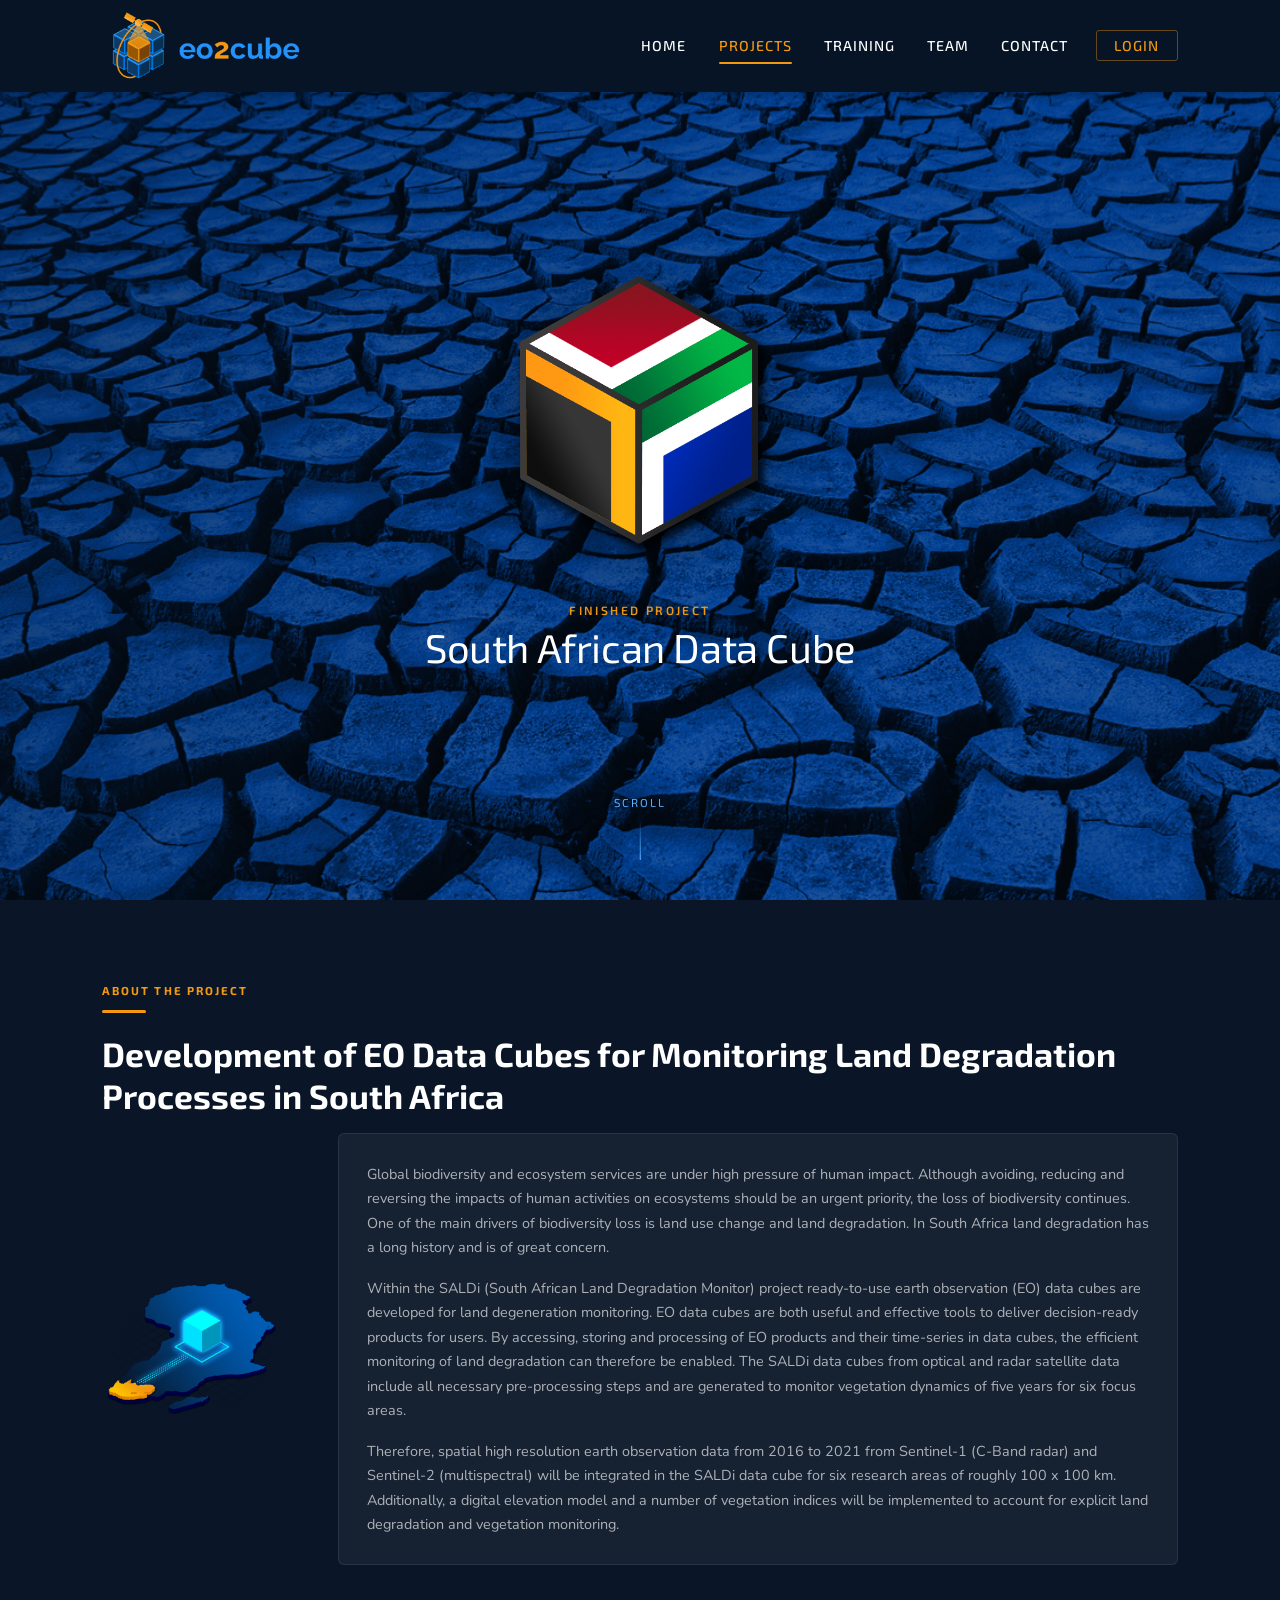
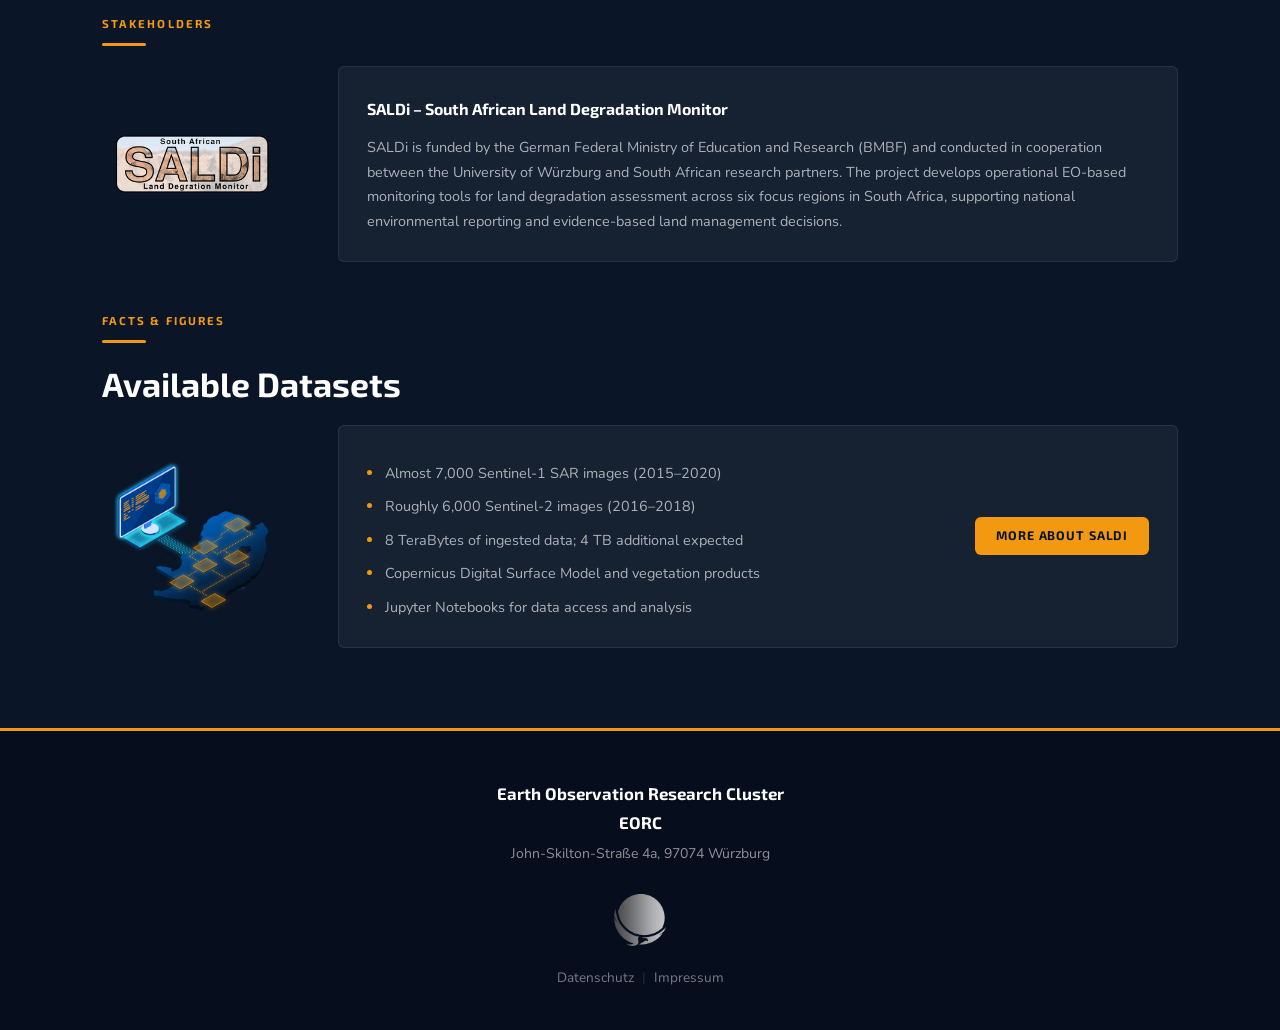
<file: southafrica.html>
<!DOCTYPE html>
<html lang="en">
<head>
  <meta charset="UTF-8">
  <meta name="viewport" content="width=device-width, initial-scale=1.0">
  <title>South African Data Cube | eo2cube</title>
  <link rel="icon" type="image/png" href="img/cube_logo.png">
  <link rel="stylesheet" href="css/style.css">
</head>
<body>

  <nav class="navbar" id="navbar">
    <div class="nav-container">
      <a href="index.html" class="nav-logo">
        <img src="img/ci_logo_navbar.png" alt="eo2cube">
      </a>
      <ul class="nav-links" id="navLinks">
        <li><a href="index.html">Home</a></li>
        <li><a href="projects.html" class="active">Projects</a></li>
        <li><a href="training.html">Training</a></li>
        <li><a href="team.html">Team</a></li>
        <li><a href="contact.html">Contact</a></li>
        <li><a href="#" class="nav-login">Login</a></li>
      </ul>
      <button class="nav-toggle" id="navToggle" aria-label="Toggle menu">
        <span></span><span></span><span></span>
      </button>
    </div>
  </nav>

  <main>

    <section class="hero" style="align-items:flex-start;padding-top:8rem;">
      <div class="hero-bg" style="background-image:url('img/saldi_hero.png');"></div>
      <div class="hero-overlay"></div>
      <div class="hero-content">
        <img src="img/cube_southafrica.png" alt="South African Data Cube" class="hero-cube" style="width:300px;">
        <p class="hero-eyebrow">Finished Project</p>
        <h1 class="hero-title">South African Data Cube</h1>
      </div>
      <div class="hero-scroll">Scroll</div>
    </section>

    <section class="project-detail">
      <div class="container">

        <div class="project-about">
          <p class="section-label">About the Project</p>
          <div class="section-divider"></div>
          <h2 class="section-title">Development of EO Data Cubes for Monitoring Land Degradation Processes in South Africa</h2>
          <div style="display:flex;align-items:center;gap:3.5rem;">
            <div style="width:180px;flex-shrink:0;display:flex;justify-content:center;">
              <img src="img/africa_map_iso.png" alt="Africa coverage map" style="width:180px;border-radius:var(--r);">
            </div>
            <div class="project-sub-card" style="flex:1;">
              <p class="section-body" style="max-width:none;margin-bottom:1rem;">
                Global biodiversity and ecosystem services are under high pressure of human impact. Although
                avoiding, reducing and reversing the impacts of human activities on ecosystems should be an
                urgent priority, the loss of biodiversity continues. One of the main drivers of biodiversity
                loss is land use change and land degradation. In South Africa land degradation has a long
                history and is of great concern.
              </p>
              <p class="section-body" style="max-width:none;margin-bottom:1rem;">
                Within the SALDi (South African Land Degradation Monitor) project ready-to-use earth
                observation (EO) data cubes are developed for land degeneration monitoring. EO data cubes
                are both useful and effective tools to deliver decision-ready products for users. By
                accessing, storing and processing of EO products and their time-series in data cubes, the
                efficient monitoring of land degradation can therefore be enabled. The SALDi data cubes
                from optical and radar satellite data include all necessary pre-processing steps and are
                generated to monitor vegetation dynamics of five years for six focus areas.
              </p>
              <p class="section-body" style="max-width:none;">
                Therefore, spatial high resolution earth observation data from 2016 to 2021 from Sentinel-1
                (C-Band radar) and Sentinel-2 (multispectral) will be integrated in the SALDi data cube for
                six research areas of roughly 100 x 100 km. Additionally, a digital elevation model and a
                number of vegetation indices will be implemented to account for explicit land degradation
                and vegetation monitoring.
              </p>
            </div>
          </div>
        </div>

        <div style="margin-top:3rem;margin-bottom:1.25rem;">
          <p class="section-label">Stakeholders</p>
          <div class="section-divider"></div>
        </div>
        <div style="display:flex;align-items:center;gap:3.5rem;margin-bottom:3rem;">
          <div style="width:180px;flex-shrink:0;display:flex;justify-content:center;">
            <img src="img/saldi_logo_trsp.png" alt="SALDi" style="width:180px;">
          </div>
          <div class="project-sub-card" style="flex:1;">
            <h4 style="font-family:var(--font-d);font-size:1rem;font-weight:700;color:#fff;margin-bottom:.75rem;">SALDi – South African Land Degradation Monitor</h4>
            <p class="section-body" style="max-width:none;">
              SALDi is funded by the German Federal Ministry of Education and Research (BMBF) and
              conducted in cooperation between the University of Würzburg and South African research
              partners. The project develops operational EO-based monitoring tools for land degradation
              assessment across six focus regions in South Africa, supporting national environmental
              reporting and evidence-based land management decisions.
            </p>
          </div>
        </div>

        <div style="margin-top:3rem;margin-bottom:1.25rem;">
          <p class="section-label">Facts &amp; Figures</p>
          <div class="section-divider"></div>
          <h2 class="section-title">Available Datasets</h2>
        </div>
        <div style="display:flex;align-items:center;gap:3.5rem;">
          <div style="width:180px;flex-shrink:0;display:flex;justify-content:center;">
            <img src="img/saldi_iso.png" alt="SALDI data cube" style="width:180px;border-radius:var(--r);">
          </div>
          <div class="project-sub-card" style="flex:1;">
            <div style="display:flex;align-items:stretch;gap:1.5rem;">
              <ul class="facts-list" style="flex:1;margin-bottom:0;">
                <li>Almost 7,000 Sentinel-1 SAR images (2015–2020)</li>
                <li>Roughly 6,000 Sentinel-2 images (2016–2018)</li>
                <li>8 TeraBytes of ingested data; 4 TB additional expected</li>
                <li>Copernicus Digital Surface Model and vegetation products</li>
                <li>Jupyter Notebooks for data access and analysis</li>
              </ul>
              <div style="display:flex;flex-direction:column;justify-content:center;">
                <a href="https://www.saldi.uni-jena.de/en" target="_blank" rel="noopener" class="btn-accent">More about SALDi</a>
              </div>
            </div>
          </div>
        </div>

      </div>
    </section>

  </main>

  <footer class="footer">
    <div class="container">
      <div class="footer-centered">
        <p class="footer-dept">Earth Observation Research Cluster<br>EORC</p>
        <p class="footer-addr">John-Skilton-Straße 4a, 97074 Würzburg</p>
        <img src="img/unilogo_lsfe.png" alt="LSFE" class="footer-logo">
        <p class="footer-legal">
          <a href="http://remote-sensing.eu/datenschutzerklarung/" target="_blank" rel="noopener">Datenschutz</a>
          &nbsp;|&nbsp;
          <a href="http://remote-sensing.eu/disclaimer-and-data-privacy/" target="_blank" rel="noopener">Impressum</a>
        </p>
      </div>
    </div>
  </footer>

  <script>
    document.getElementById('navToggle').addEventListener('click', () => {
      document.getElementById('navLinks').classList.toggle('open');
    });
  </script>
</body>
</html>
</file>
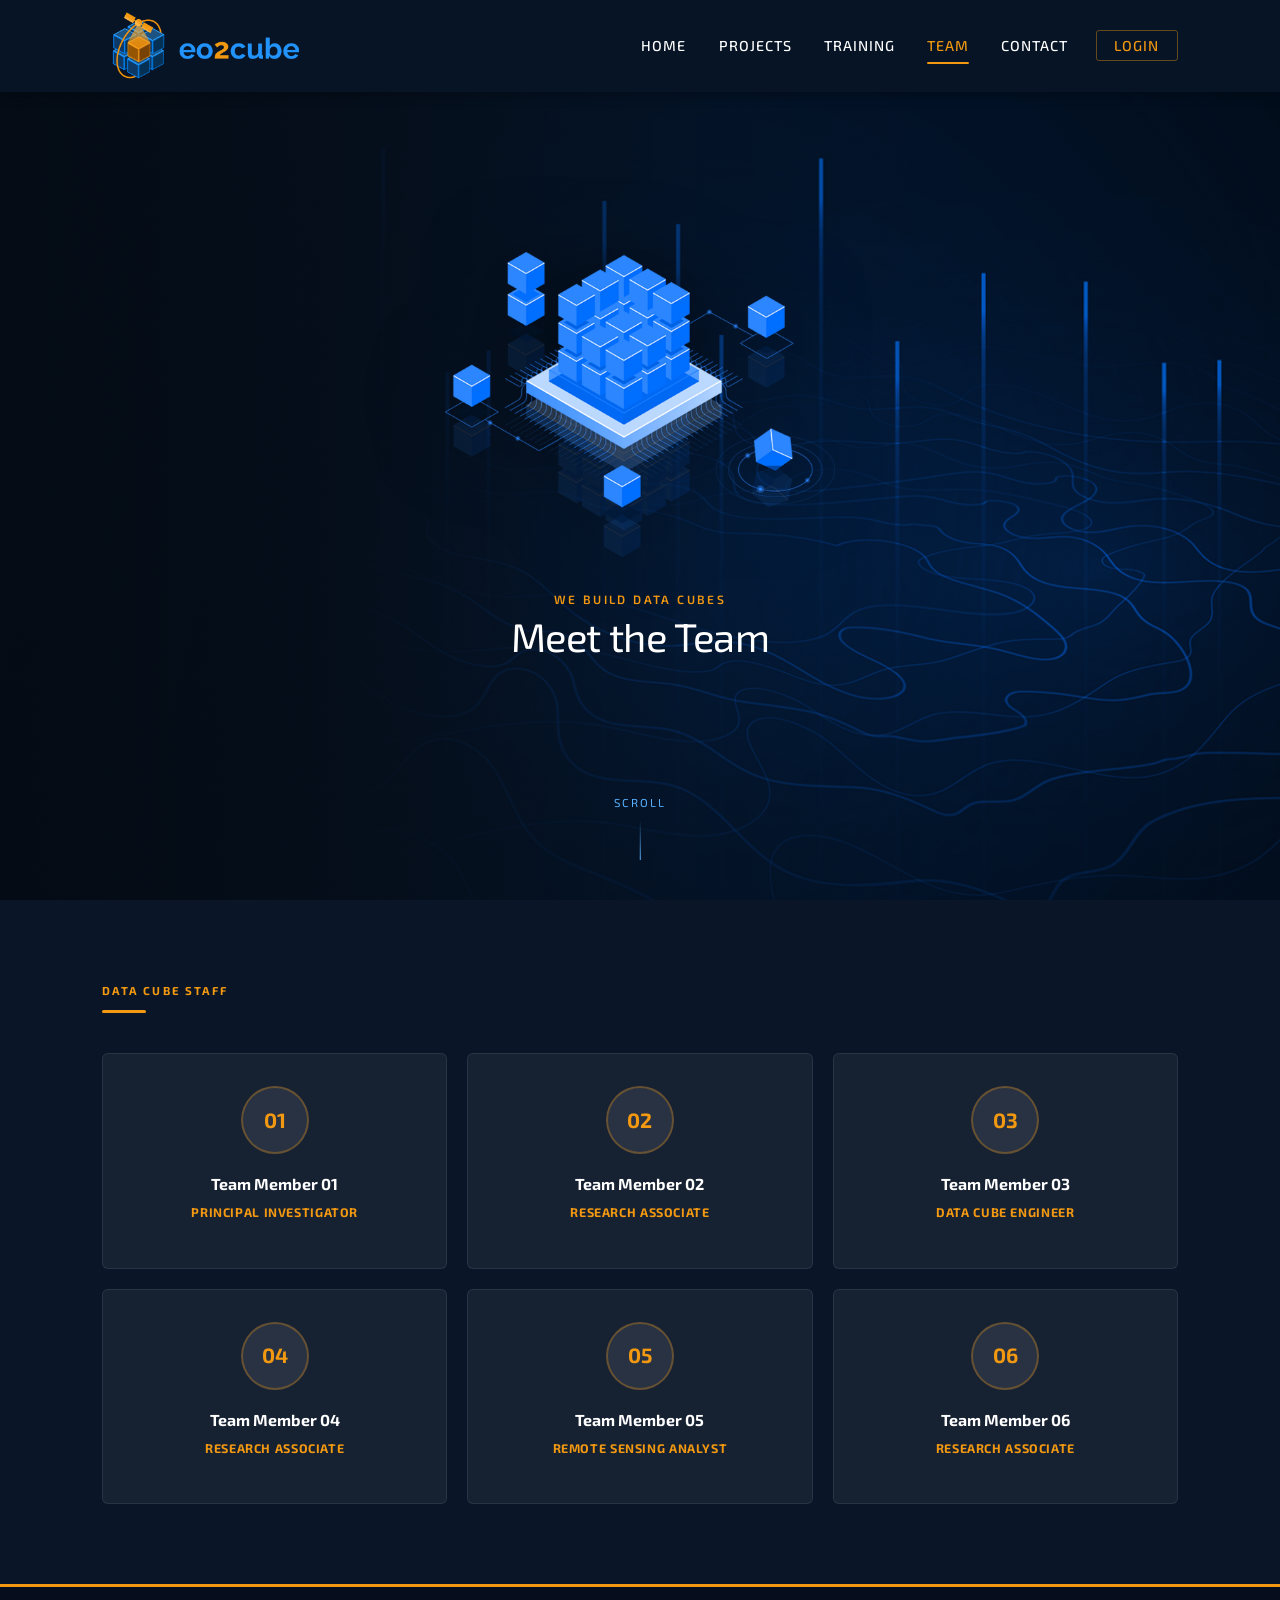
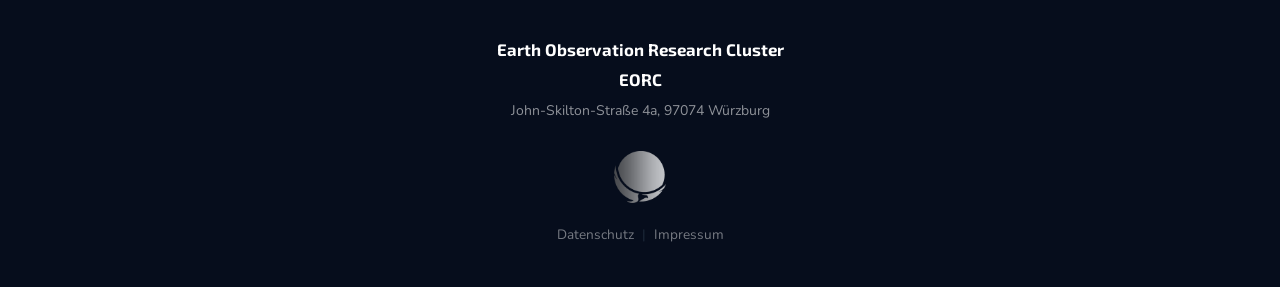
<file: team.html>
<!DOCTYPE html>
<html lang="en">
<head>
  <meta charset="UTF-8">
  <meta name="viewport" content="width=device-width, initial-scale=1.0">
  <title>Team | eo2cube</title>
  <link rel="icon" type="image/png" href="img/cube_logo.png">
  <link rel="stylesheet" href="css/style.css">
</head>
<body>

  <nav class="navbar" id="navbar">
    <div class="nav-container">
      <a href="index.html" class="nav-logo">
        <img src="img/ci_logo_navbar.png" alt="eo2cube">
      </a>
      <ul class="nav-links" id="navLinks">
        <li><a href="index.html">Home</a></li>
        <li><a href="projects.html">Projects</a></li>
        <li><a href="training.html">Training</a></li>
        <li><a href="team.html" class="active">Team</a></li>
        <li><a href="contact.html">Contact</a></li>
        <li><a href="#" class="nav-login">Login</a></li>
      </ul>
      <button class="nav-toggle" id="navToggle" aria-label="Toggle menu">
        <span></span><span></span><span></span>
      </button>
    </div>
  </nav>

  <main>

    <section class="hero" style="align-items:flex-start;padding-top:8rem;">
      <div class="hero-bg" style="background-image:url('img/jumbotron_team_blank.png');"></div>
      <div class="hero-overlay"></div>
      <div class="hero-content">
        <img src="img/team_cube.png" alt="Team" class="hero-cube" style="width:390px;">
        <p class="hero-eyebrow">We build Data Cubes</p>
        <h1 class="hero-title">Meet the Team</h1>
      </div>
      <div class="hero-scroll">Scroll</div>
    </section>

    <section class="projects-section" style="background:#0a1628;">
      <div class="container">

        <p class="section-label" style="margin-bottom:.6rem;">Data Cube Staff</p>
        <div class="section-divider" style="margin-bottom:2.5rem;"></div>
        <div class="team-grid">

          <div class="team-card">
            <div class="team-avatar">01</div>
            <h3>Team Member 01</h3>
            <p class="role">Principal Investigator</p>
          </div>

          <div class="team-card">
            <div class="team-avatar">02</div>
            <h3>Team Member 02</h3>
            <p class="role">Research Associate</p>
          </div>

          <div class="team-card">
            <div class="team-avatar">03</div>
            <h3>Team Member 03</h3>
            <p class="role">Data Cube Engineer</p>
          </div>

          <div class="team-card">
            <div class="team-avatar">04</div>
            <h3>Team Member 04</h3>
            <p class="role">Research Associate</p>
          </div>

          <div class="team-card">
            <div class="team-avatar">05</div>
            <h3>Team Member 05</h3>
            <p class="role">Remote Sensing Analyst</p>
          </div>

          <div class="team-card">
            <div class="team-avatar">06</div>
            <h3>Team Member 06</h3>
            <p class="role">Research Associate</p>
          </div>

        </div>
      </div>
    </section>

  </main>

  <footer class="footer">
    <div class="container">
      <div class="footer-centered">
        <p class="footer-dept">Earth Observation Research Cluster<br>EORC</p>
        <p class="footer-addr">John-Skilton-Straße 4a, 97074 Würzburg</p>
        <img src="img/unilogo_lsfe.png" alt="LSFE" class="footer-logo">
        <p class="footer-legal">
          <a href="http://remote-sensing.eu/datenschutzerklarung/" target="_blank" rel="noopener">Datenschutz</a>
          &nbsp;|&nbsp;
          <a href="http://remote-sensing.eu/disclaimer-and-data-privacy/" target="_blank" rel="noopener">Impressum</a>
        </p>
      </div>
    </div>
  </footer>

  <script>
    document.getElementById('navToggle').addEventListener('click', () => {
      document.getElementById('navLinks').classList.toggle('open');
    });
  </script>
</body>
</html>
</file>
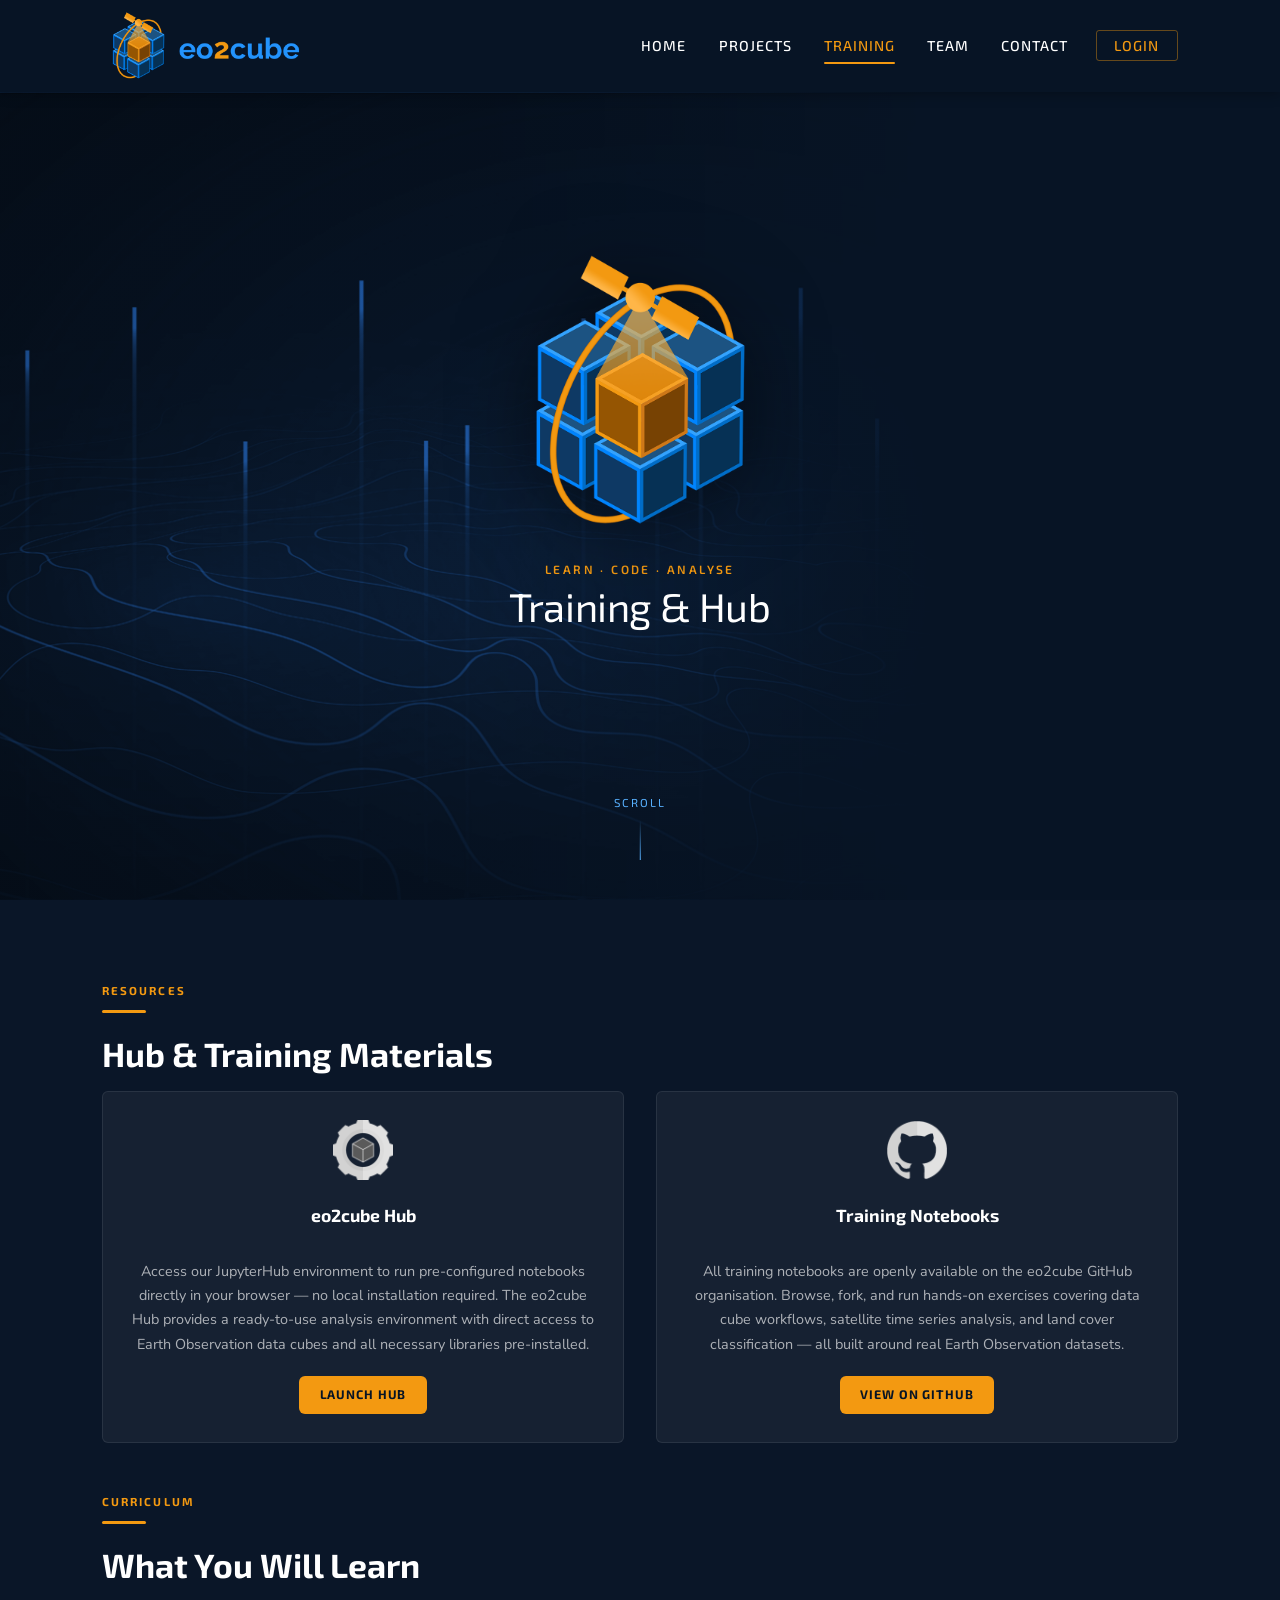
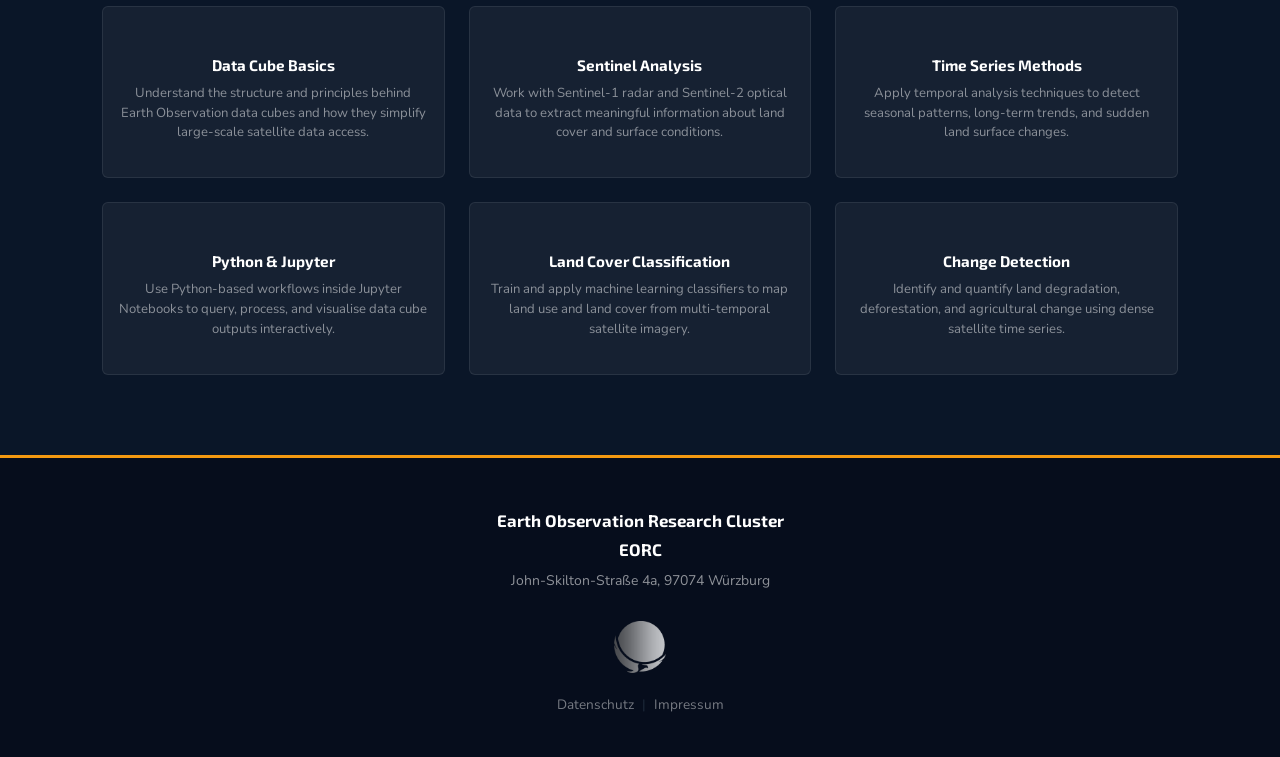
<file: training.html>
<!DOCTYPE html>
<html lang="en">
<head>
  <meta charset="UTF-8">
  <meta name="viewport" content="width=device-width, initial-scale=1.0">
  <title>Training | eo2cube</title>
  <link rel="icon" type="image/png" href="img/cube_logo.png">
  <link rel="stylesheet" href="css/style.css">
</head>
<body>

  <nav class="navbar" id="navbar">
    <div class="nav-container">
      <a href="index.html" class="nav-logo">
        <img src="img/ci_logo_navbar.png" alt="eo2cube">
      </a>
      <ul class="nav-links" id="navLinks">
        <li><a href="index.html">Home</a></li>
        <li><a href="projects.html">Projects</a></li>
        <li><a href="training.html" class="active">Training</a></li>
        <li><a href="team.html">Team</a></li>
        <li><a href="contact.html">Contact</a></li>
        <li><a href="#" class="nav-login">Login</a></li>
      </ul>
      <button class="nav-toggle" id="navToggle" aria-label="Toggle menu">
        <span></span><span></span><span></span>
      </button>
    </div>
  </nav>

  <main>

    <section class="hero" style="align-items:flex-start;padding-top:8rem;">
      <div class="hero-bg" style="background-image:url('img/jumbotron_blank.png');"></div>
      <div class="hero-overlay"></div>
      <div class="hero-content">
        <img src="img/cube_logo.png" alt="eo2cube" class="hero-cube">
        <p class="hero-eyebrow">Learn · Code · Analyse</p>
        <h1 class="hero-title">Training &amp; Hub</h1>
      </div>
      <div class="hero-scroll">Scroll</div>
    </section>

    <section class="project-detail">
      <div class="container">

        <div class="project-about">
          <p class="section-label">Resources</p>
          <div class="section-divider"></div>
          <h2 class="section-title">Hub &amp; Training Materials</h2>
          <div style="display:grid;grid-template-columns:1fr 1fr;gap:2rem;">
            <div class="project-sub-card" style="display:flex;flex-direction:column;align-items:center;text-align:center;gap:1.25rem;">
              <img src="img/ci_icon_train.png" alt="Hub" style="width:60px;">
              <h3 style="font-family:var(--font-d);font-size:1.1rem;font-weight:700;color:#fff;">eo2cube Hub</h3>
              <p class="section-body" style="max-width:none;margin-bottom:0;">
                Access our JupyterHub environment to run pre-configured notebooks directly in your
                browser — no local installation required. The eo2cube Hub provides a ready-to-use
                analysis environment with direct access to Earth Observation data cubes and all
                necessary libraries pre-installed.
              </p>
              <a href="#" target="_blank" rel="noopener" class="btn-accent" style="margin-top:auto;">Launch Hub</a>
            </div>
            <div class="project-sub-card" style="display:flex;flex-direction:column;align-items:center;text-align:center;gap:1.25rem;">
              <img src="img/ci_icon_github.png" alt="GitHub" style="width:60px;">
              <h3 style="font-family:var(--font-d);font-size:1.1rem;font-weight:700;color:#fff;">Training Notebooks</h3>
              <p class="section-body" style="max-width:none;margin-bottom:0;">
                All training notebooks are openly available on the eo2cube GitHub organisation.
                Browse, fork, and run hands-on exercises covering data cube workflows, satellite
                time series analysis, and land cover classification — all built around real
                Earth Observation datasets.
              </p>
              <a href="https://github.com/eo2cube" target="_blank" rel="noopener" class="btn-accent" style="margin-top:auto;">View on GitHub</a>
            </div>
          </div>
        </div>


        <div style="margin-top:3rem;margin-bottom:1.25rem;">
          <p class="section-label">Curriculum</p>
          <div class="section-divider"></div>
          <h2 class="section-title">What You Will Learn</h2>
        </div>
        <div class="project-cards-grid" style="margin-bottom:0;">
          <div class="feature-card">
            <h3>Data Cube Basics</h3>
            <p>Understand the structure and principles behind Earth Observation data cubes and how they simplify large-scale satellite data access.</p>
          </div>
          <div class="feature-card">
            <h3>Sentinel Analysis</h3>
            <p>Work with Sentinel-1 radar and Sentinel-2 optical data to extract meaningful information about land cover and surface conditions.</p>
          </div>
          <div class="feature-card">
            <h3>Time Series Methods</h3>
            <p>Apply temporal analysis techniques to detect seasonal patterns, long-term trends, and sudden land surface changes.</p>
          </div>
          <div class="feature-card">
            <h3>Python &amp; Jupyter</h3>
            <p>Use Python-based workflows inside Jupyter Notebooks to query, process, and visualise data cube outputs interactively.</p>
          </div>
          <div class="feature-card">
            <h3>Land Cover Classification</h3>
            <p>Train and apply machine learning classifiers to map land use and land cover from multi-temporal satellite imagery.</p>
          </div>
          <div class="feature-card">
            <h3>Change Detection</h3>
            <p>Identify and quantify land degradation, deforestation, and agricultural change using dense satellite time series.</p>
          </div>
        </div>

      </div>
    </section>

  </main>


  <footer class="footer">
    <div class="container">
      <div class="footer-centered">
        <p class="footer-dept">Earth Observation Research Cluster<br>EORC</p>
        <p class="footer-addr">John-Skilton-Straße 4a, 97074 Würzburg</p>
        <img src="img/unilogo_lsfe.png" alt="LSFE" class="footer-logo">
        <p class="footer-legal">
          <a href="http://remote-sensing.eu/datenschutzerklarung/" target="_blank" rel="noopener">Datenschutz</a>
          &nbsp;|&nbsp;
          <a href="http://remote-sensing.eu/disclaimer-and-data-privacy/" target="_blank" rel="noopener">Impressum</a>
        </p>
      </div>
    </div>
  </footer>

  <script>
    document.getElementById('navToggle').addEventListener('click', () => {
      document.getElementById('navLinks').classList.toggle('open');
    });
  </script>
</body>
</html>
</file>
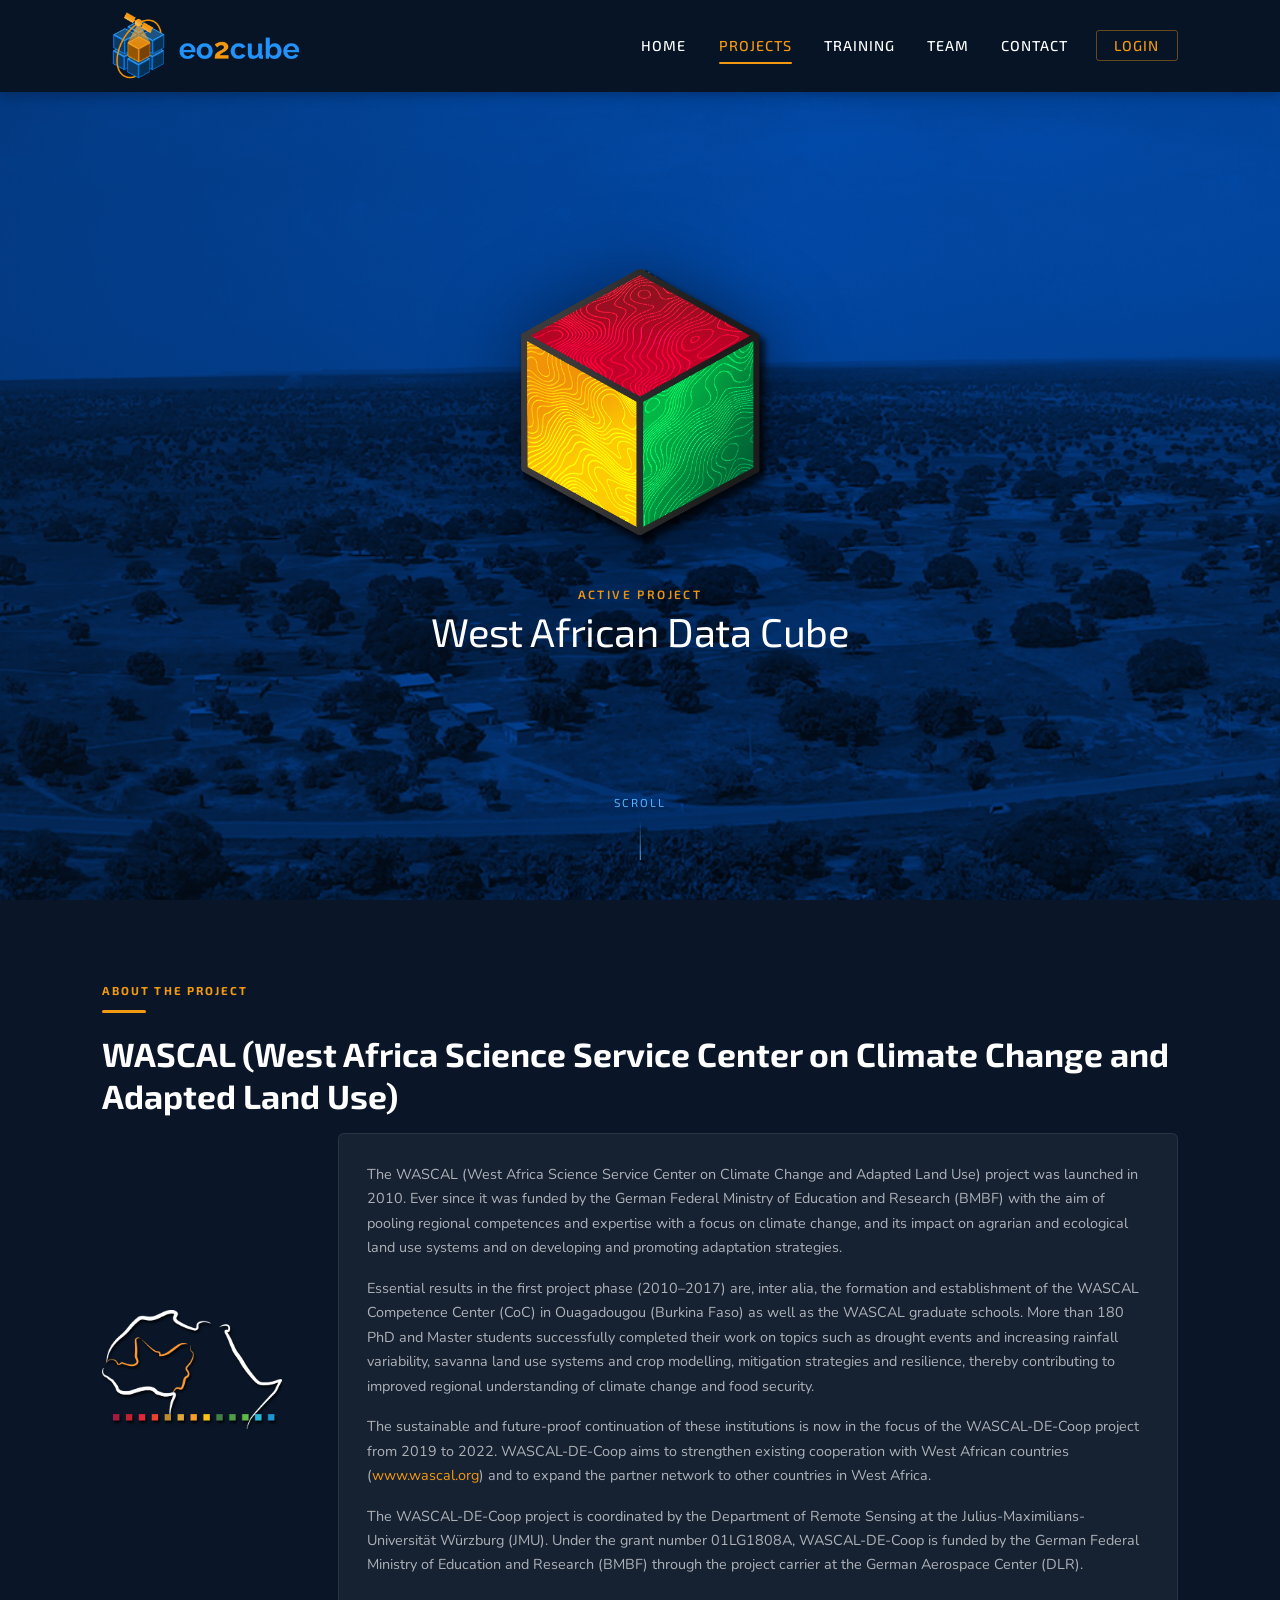
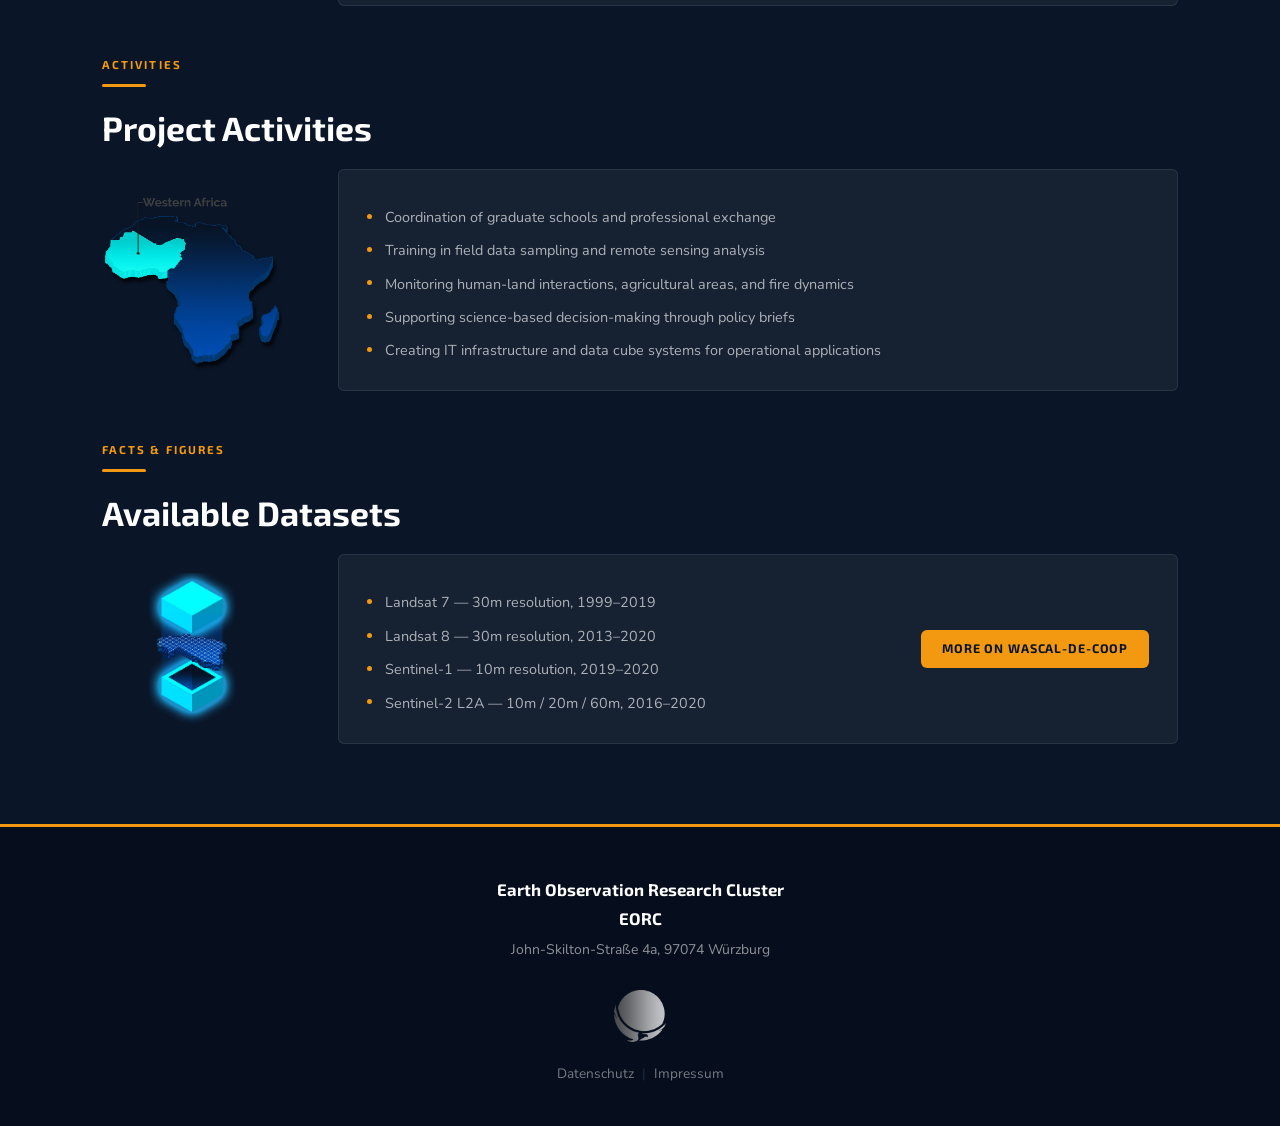
<file: westafrica.html>
<!DOCTYPE html>
<html lang="en">
<head>
  <meta charset="UTF-8">
  <meta name="viewport" content="width=device-width, initial-scale=1.0">
  <title>West African Data Cube | eo2cube</title>
  <link rel="icon" type="image/png" href="img/cube_logo.png">
  <link rel="stylesheet" href="css/style.css">
</head>
<body>

  <nav class="navbar" id="navbar">
    <div class="nav-container">
      <a href="index.html" class="nav-logo">
        <img src="img/ci_logo_navbar.png" alt="eo2cube">
      </a>
      <ul class="nav-links" id="navLinks">
        <li><a href="index.html">Home</a></li>
        <li><a href="projects.html" class="active">Projects</a></li>
        <li><a href="training.html">Training</a></li>
        <li><a href="team.html">Team</a></li>
        <li><a href="contact.html">Contact</a></li>
        <li><a href="#" class="nav-login">Login</a></li>
      </ul>
      <button class="nav-toggle" id="navToggle" aria-label="Toggle menu">
        <span></span><span></span><span></span>
      </button>
    </div>
  </nav>

  <main>

    <section class="hero" style="align-items:flex-start;padding-top:8rem;">
      <div class="hero-bg" style="background-image:url('img/burkina_hero.png');"></div>
      <div class="hero-overlay"></div>
      <div class="hero-content">
        <img src="img/cube_westafrica.png" alt="West African Data Cube" class="hero-cube" style="width:300px;">
        <p class="hero-eyebrow">Active Project</p>
        <h1 class="hero-title">West African Data Cube</h1>
      </div>
      <div class="hero-scroll">Scroll</div>
    </section>

    <section class="project-detail">
      <div class="container">

        <div class="project-about">
          <p class="section-label">About the Project</p>
          <div class="section-divider"></div>
          <h2 class="section-title">WASCAL (West Africa Science Service Center on Climate Change and Adapted Land Use)</h2>
          <div style="display:flex;align-items:center;gap:3.5rem;">
            <div style="width:180px;flex-shrink:0;display:flex;justify-content:center;">
              <img src="img/WASCAL-DE-Coop_LOGO_invers.png" alt="WASCAL" style="width:180px;">
            </div>
            <div class="project-sub-card" style="flex:1;">
              <p class="section-body" style="max-width:none;margin-bottom:1rem;">
                The WASCAL (West Africa Science Service Center on Climate Change and Adapted Land Use)
                project was launched in 2010. Ever since it was funded by the German Federal Ministry of
                Education and Research (BMBF) with the aim of pooling regional competences and expertise
                with a focus on climate change, and its impact on agrarian and ecological land use systems
                and on developing and promoting adaptation strategies.
              </p>
              <p class="section-body" style="max-width:none;margin-bottom:1rem;">
                Essential results in the first project phase (2010–2017) are, inter alia, the formation
                and establishment of the WASCAL Competence Center (CoC) in Ouagadougou (Burkina Faso) as
                well as the WASCAL graduate schools. More than 180 PhD and Master students successfully
                completed their work on topics such as drought events and increasing rainfall variability,
                savanna land use systems and crop modelling, mitigation strategies and resilience, thereby
                contributing to improved regional understanding of climate change and food security.
              </p>
              <p class="section-body" style="max-width:none;margin-bottom:1rem;">
                The sustainable and future-proof continuation of these institutions is now in the focus of
                the WASCAL-DE-Coop project from 2019 to 2022. WASCAL-DE-Coop aims to strengthen existing
                cooperation with West African countries (<a href="https://www.wascal.org" target="_blank" rel="noopener">www.wascal.org</a>)
                and to expand the partner network to other countries in West Africa.
              </p>
              <p class="section-body" style="max-width:none;">
                The WASCAL-DE-Coop project is coordinated by the Department of Remote Sensing at the
                Julius-Maximilians-Universität Würzburg (JMU). Under the grant number 01LG1808A,
                WASCAL-DE-Coop is funded by the German Federal Ministry of Education and Research (BMBF)
                through the project carrier at the German Aerospace Center (DLR).
              </p>
            </div>
          </div>
        </div>

        <div style="margin-top:3rem;margin-bottom:1.25rem;">
          <p class="section-label">Activities</p>
          <div class="section-divider"></div>
          <h2 class="section-title">Project Activities</h2>
        </div>
        <div style="display:flex;align-items:center;gap:3.5rem;">
          <div style="width:180px;flex-shrink:0;display:flex;justify-content:center;">
            <img src="img/western_africa.png" alt="West Africa" style="width:180px;border-radius:var(--r);">
          </div>
          <div class="project-sub-card" style="flex:1;">
            <ul class="facts-list">
              <li>Coordination of graduate schools and professional exchange</li>
              <li>Training in field data sampling and remote sensing analysis</li>
              <li>Monitoring human-land interactions, agricultural areas, and fire dynamics</li>
              <li>Supporting science-based decision-making through policy briefs</li>
              <li>Creating IT infrastructure and data cube systems for operational applications</li>
            </ul>
          </div>
        </div>

        <div style="margin-top:3rem;margin-bottom:1.25rem;">
          <p class="section-label">Facts &amp; Figures</p>
          <div class="section-divider"></div>
          <h2 class="section-title">Available Datasets</h2>
        </div>
        <div style="display:flex;align-items:center;gap:3.5rem;">
          <div style="width:180px;flex-shrink:0;display:flex;justify-content:center;">
            <img src="img/BF-Cube.png" alt="Burkina Faso Data Cube" style="width:90px;border-radius:var(--r);">
          </div>
          <div class="project-sub-card" style="flex:1;">
            <div style="display:flex;align-items:stretch;gap:1.5rem;">
              <ul class="facts-list" style="flex:1;margin-bottom:0;">
                <li>Landsat 7 — 30m resolution, 1999–2019</li>
                <li>Landsat 8 — 30m resolution, 2013–2020</li>
                <li>Sentinel-1 — 10m resolution, 2019–2020</li>
                <li>Sentinel-2 L2A — 10m / 20m / 60m, 2016–2020</li>
              </ul>
              <div style="display:flex;flex-direction:column;justify-content:center;">
                <a href="https://www.geographie.uni-wuerzburg.de/erdbeobachtung/forschung/abgeschlossene-projekte/wascal-de-coop/" target="_blank" rel="noopener" class="btn-accent">More on WASCAL-DE-Coop</a>
              </div>
            </div>
          </div>
        </div>

      </div>
    </section>

  </main>

  <footer class="footer">
    <div class="container">
      <div class="footer-centered">
        <p class="footer-dept">Earth Observation Research Cluster<br>EORC</p>
        <p class="footer-addr">John-Skilton-Straße 4a, 97074 Würzburg</p>
        <img src="img/unilogo_lsfe.png" alt="LSFE" class="footer-logo">
        <p class="footer-legal">
          <a href="http://remote-sensing.eu/datenschutzerklarung/" target="_blank" rel="noopener">Datenschutz</a>
          &nbsp;|&nbsp;
          <a href="http://remote-sensing.eu/disclaimer-and-data-privacy/" target="_blank" rel="noopener">Impressum</a>
        </p>
      </div>
    </div>
  </footer>

  <script>
    document.getElementById('navToggle').addEventListener('click', () => {
      document.getElementById('navLinks').classList.toggle('open');
    });
  </script>
</body>
</html>
</file>
<file: css/style.css>
/* ============================================================
   eo2cube-origin — stylesheet
   Design: Pawel Kluter
   ============================================================ */

@import url('https://fonts.googleapis.com/css2?family=Exo+2:wght@300;400;500;600;700;800&family=Nunito:wght@300;400;500;600;700&display=swap');

/* ── Variables ────────────────────────────────────────────── */
:root {
  --nav-bg:     #071425;
  --page-bg:    #ededf3;
  --accent:     #f39911;
  --accent-dk:  #d4840a;
  --text:       #1e2a3a;
  --text-muted: #5a6c7e;
  --white:      #ffffff;
  --border:     rgba(0,0,0,0.08);
  --shadow:     0 2px 20px rgba(0,0,0,0.09);
  --shadow-lg:  0 6px 32px rgba(0,0,0,0.13);
  --nav-h:      92px;
  --r:          6px;
  --max-w:      1140px;
  --font-d:     'Exo 2', sans-serif;
  --font-b:     'Nunito', sans-serif;
}

/* ── Reset ────────────────────────────────────────────────── */
*, *::before, *::after { box-sizing: border-box; margin: 0; padding: 0; }
html { scroll-behavior: smooth; }
body {
  background: var(--page-bg);
  color: var(--text);
  font-family: var(--font-b);
  font-size: 16px;
  line-height: 1.75;
  -webkit-font-smoothing: antialiased;
}
img { max-width: 100%; display: block; }
a { color: var(--accent); text-decoration: none; transition: color .2s; }
a:hover { color: var(--accent-dk); }
ul { list-style: none; }

/* ── Layout ───────────────────────────────────────────────── */
.container {
  width: 100%;
  max-width: var(--max-w);
  margin: 0 auto;
  padding: 0 2rem;
}
section { padding: 80px 0; }

/* ── Navbar ───────────────────────────────────────────────── */
.navbar {
  position: fixed;
  top: 0; left: 0; right: 0;
  height: var(--nav-h);
  background: var(--nav-bg);
  z-index: 100;
  box-shadow: 0 2px 12px rgba(0,0,0,0.3);
}
.nav-container {
  max-width: var(--max-w);
  margin: 0 auto;
  padding: 0 2rem;
  height: 100%;
  display: flex;
  align-items: center;
  justify-content: space-between;
}
.nav-logo img { height: 80px; width: auto; }
.nav-links {
  display: flex;
  align-items: center;
  gap: 0;
}
.nav-links a {
  color: #ffffff;
  font-family: var(--font-d);
  font-size: 0.9rem;
  font-weight: 500;
  letter-spacing: .07em;
  text-transform: uppercase;
  padding: .5rem 1rem;
  border-radius: 3px;
  transition: color .2s;
  position: relative;
}
.nav-links a:hover {
  color: #3ab4f5;
  background: none;
}
.nav-links a.active { color: var(--accent); }
.nav-links a.active::after {
  content: '';
  position: absolute;
  bottom: -2px; left: 1rem; right: 1rem;
  height: 2px;
  background: var(--accent);
  border-radius: 1px;
}
.nav-links .nav-login {
  margin-left: .75rem;
  border: 1px solid rgba(243,153,17,0.4);
  color: var(--accent);
  padding: .4rem 1.1rem;
}
.nav-links .nav-login:hover {
  background: var(--accent);
  color: var(--nav-bg);
  border-color: var(--accent);
}
.nav-toggle {
  display: none;
  flex-direction: column;
  gap: 5px;
  background: none;
  border: none;
  cursor: pointer;
  padding: 4px;
}
.nav-toggle span {
  display: block;
  width: 24px; height: 2px;
  background: rgba(255,255,255,0.8);
  border-radius: 2px;
  transition: .3s;
}

/* ── Hero ─────────────────────────────────────────────────── */
.hero {
  position: relative;
  margin-top: var(--nav-h);
  min-height: calc(100vh - var(--nav-h));
  display: flex;
  align-items: center;
  justify-content: center;
  text-align: center;
  overflow: hidden;
}
.hero-bg {
  position: absolute;
  inset: 0;
  background-image: url('../img/jumbotron_blank.png');
  background-size: cover;
  background-position: center;
}
.hero-overlay {
  position: absolute;
  inset: 0;
  background: linear-gradient(
    105deg,
    rgba(7,20,37,.45) 0%,
    rgba(7,20,37,.25) 55%,
    rgba(7,20,37,.3) 100%
  );
}
.hero-content {
  position: relative;
  z-index: 2;
  padding: 2rem;
  display: flex;
  flex-direction: column;
  align-items: center;
}
.hero-cube {
  width: 227px;
  margin: 0 auto 2rem;
  filter: drop-shadow(0 8px 40px rgba(0,0,0,.5));
  animation: floatCube 7s ease-in-out infinite;
}
@keyframes floatCube {
  0%, 100% { transform: translateY(0) rotate(0deg); }
  50%       { transform: translateY(-14px) rotate(1.5deg); }
}
.hero-eyebrow {
  font-family: var(--font-d);
  font-size: .75rem;
  font-weight: 600;
  letter-spacing: .2em;
  text-transform: uppercase;
  color: var(--accent);
  margin-bottom: .4rem;
}
.hero-eorc {
  font-family: var(--font-d);
  font-size: .72rem;
  font-weight: 600;
  letter-spacing: .25em;
  color: var(--accent);
  margin-bottom: 1.25rem;
}
.hero-title {
  font-family: var(--font-d);
  font-size: clamp(2.5rem, 3vw, 4.5rem);
  font-weight: 400;
  color: #fff;
  line-height: 1;
  letter-spacing: -.01em;
  margin-bottom: 1rem;
}
.hero-subtitle {
  font-family: var(--font-d);
  font-size: clamp(1rem, 1.8vw, 1.2rem);
  font-weight: 300;
  color: rgba(255,255,255,.95);
  line-height: 1.55;
  margin-bottom: 2.25rem;
}
.hero-actions { display: flex; gap: 1rem; flex-wrap: wrap; justify-content: center; }
.btn {
  display: inline-block;
  font-family: var(--font-d);
  font-size: .82rem;
  font-weight: 700;
  letter-spacing: .08em;
  text-transform: uppercase;
  padding: .65rem 1.6rem;
  border-radius: var(--r);
  transition: .22s;
  cursor: pointer;
  border: none;
}
.btn-primary { background: var(--accent); color: var(--nav-bg); }
.btn-primary:hover { background: var(--accent-dk); color: var(--nav-bg); transform: translateY(-1px); }
.btn-ghost { border: 1px solid rgba(255,255,255,.4); color: #fff; background: transparent; }
.btn-ghost:hover { border-color: var(--accent); color: var(--accent); }
.hero-scroll {
  position: absolute;
  bottom: 2.5rem; left: 50%;
  transform: translateX(-50%);
  display: flex;
  flex-direction: column-reverse;
  align-items: center;
  gap: .5rem;
  color: #58b1ff;
  font-size: .72rem;
  letter-spacing: .18em;
  text-transform: uppercase;
  font-family: var(--font-d);
  z-index: 2;
}
.hero-scroll::before {
  content: '';
  width: 1px; height: 40px;
  background: linear-gradient(to bottom, transparent, #58b1ff);
  animation: scrollLine 2s ease-in-out infinite;
}
@keyframes scrollLine {
  0%, 100% { opacity: .4; transform: scaleY(.6); transform-origin: bottom; }
  50%       { opacity: 1;  transform: scaleY(1); transform-origin: bottom; }
}

/* ── Page hero (inner pages) ──────────────────────────────── */
.page-hero {
  background: var(--nav-bg);
  padding: calc(var(--nav-h) + 56px) 0 56px;
  position: relative;
  overflow: hidden;
}
.page-hero::after {
  content: '';
  position: absolute;
  bottom: 0; left: 0; right: 0;
  height: 3px;
  background: linear-gradient(to right, var(--accent), transparent);
}
.page-hero--img {
  background-size: cover;
  background-position: center;
}
.page-hero-overlay {
  position: absolute;
  inset: 0;
  background: rgba(7,20,37,.65);
}
.page-hero-inner {
  max-width: var(--max-w);
  margin: 0 auto;
  padding: 0 2rem;
  display: flex;
  align-items: center;
  gap: 2rem;
  position: relative;
  z-index: 1;
}
.page-hero-cube { width: 80px; flex-shrink: 0; }
.page-hero-cube--anim {
  width: 140px;
  animation: floatCube 7s ease-in-out infinite;
  filter: drop-shadow(0 8px 32px rgba(0,0,0,.5));
}
.page-hero-eyebrow {
  font-family: var(--font-d);
  font-size: .72rem;
  font-weight: 600;
  letter-spacing: .2em;
  text-transform: uppercase;
  color: var(--accent);
  margin-bottom: .5rem;
}
.page-hero h1 {
  font-family: var(--font-d);
  font-size: clamp(1.8rem, 3.5vw, 2.6rem);
  font-weight: 800;
  color: #fff;
  line-height: 1.15;
}

/* ── Project cards ────────────────────────────────────────── */
.project-cards-grid .feature-card,
.project-cards-grid--2 .feature-card { padding: 2.8rem 1rem 1.3rem; }
.project-cards-grid {
  display: grid;
  grid-template-columns: repeat(3, 1fr);
  gap: 1.5rem;
}
.project-cards-grid--2 {
  display: grid;
  grid-template-columns: repeat(2, 1fr);
  gap: 1.5rem;
}
.card-img {
  width: calc(100% + 2rem);
  margin: -1.8rem -1rem .85rem;
  height: 140px;
  object-fit: contain;
  border-radius: var(--r) var(--r) 0 0;
}
.feature-card .project-status { margin-bottom: .5rem; }

/* ── Section typography ───────────────────────────────────── */
.section-label {
  font-family: var(--font-d);
  font-size: .72rem;
  font-weight: 700;
  letter-spacing: .18em;
  text-transform: uppercase;
  color: var(--accent);
  margin-bottom: .6rem;
}
.section-title {
  font-family: var(--font-d);
  font-size: clamp(1.5rem, 2.8vw, 2.1rem);
  font-weight: 700;
  color: var(--text);
  line-height: 1.25;
  margin-bottom: 1rem;
}
.section-divider {
  width: 44px; height: 3px;
  background: var(--accent);
  border-radius: 2px;
  margin-bottom: 1.25rem;
}
.section-body {
  color: var(--text-muted);
  font-size: 1rem;
  line-height: 1.8;
  max-width: 62ch;
}

/* ── About + Features combined ────────────────────────────── */
.about-features { background: #0a1628; }
/* About block */
.about { background: #0a1628; text-align: left; }
.about .section-title { color: #fff; }
.about .section-body { color: rgba(255,255,255,.65); max-width: 100%; }
.about .section-divider { background: var(--accent); }
.about-strong { color: #fff; font-weight: 700; }
.about a { color: var(--accent); }
/* "Get Involved" heading */
.offer-title { color: #fff; }
/* Three-card row */
.feature-cards-row {
  display: grid;
  grid-template-columns: repeat(3, 1fr);
  gap: 1.5rem;
}
.feature-card {
  background: rgba(255,255,255,0.05);
  border-radius: var(--r);
  padding: .85rem 1rem;
  display: flex;
  flex-direction: column;
  align-items: center;
  text-align: center;
  border: 1px solid rgba(255,255,255,0.08);
  transition: border-color .3s, transform .3s;
}
.feature-card:hover {
  border-color: rgba(243,153,17,.9);
  transform: translateY(-3px);
}
.feature-icon { width: 40px; margin-bottom: .65rem; }
.feature-card h3 {
  font-family: var(--font-d);
  font-size: .95rem;
  font-weight: 700;
  color: #fff;
  margin-bottom: .35rem;
}
.feature-card p { color: rgba(255,255,255,.5); font-size: .82rem; line-height: 1.5; margin-bottom: .85rem; }
.feature-card .btn-accent { margin-top: auto; }
.btn-accent {
  display: inline-block;
  font-family: var(--font-d);
  font-size: .72rem;
  font-weight: 700;
  letter-spacing: .07em;
  text-transform: uppercase;
  padding: .35rem 1rem;
  border-radius: var(--r);
  background: var(--accent);
  color: var(--nav-bg);
  transition: background .2s;
}
.btn-accent:hover { background: var(--accent-dk); color: var(--nav-bg); }
.btn-accent {
  display: inline-block;
  font-family: var(--font-d);
  font-size: .78rem;
  font-weight: 700;
  letter-spacing: .07em;
  text-transform: uppercase;
  padding: .5rem 1.3rem;
  border-radius: var(--r);
  background: var(--accent);
  color: var(--nav-bg);
  transition: background .2s, transform .2s;
}
.btn-accent:hover { background: var(--accent-dk); color: var(--nav-bg); transform: translateY(-1px); }

/* ── Affiliations ─────────────────────────────────────────── */
.affiliations { background: #0a1628; padding-top: 2rem; }
.affiliations .section-label { color: var(--accent); }
.affil-grid { display: grid; grid-template-columns: 1fr 1fr; gap: 1.5rem; }
.affil-card {
  background: rgba(255,255,255,0.05);
  border: 1px solid rgba(255,255,255,0.08);
  border-radius: var(--r);
  padding: 1.5rem;
  display: flex;
  flex-direction: row;
  gap: 1.5rem;
  align-items: center;
  transition: border-color .3s, transform .3s;
}
.affil-card:hover {
  border-color: rgba(243,153,17,.9);
  transform: translateY(-3px);
}
.affil-logo { width: 80px; flex-shrink: 0; }
.affil-card h4 {
  font-family: var(--font-d);
  font-size: 1rem;
  font-weight: 700;
  color: #fff;
  margin-bottom: .4rem;
}
.affil-card p { color: rgba(255,255,255,.5); font-size: .875rem; line-height: 1.6; }

/* ── Projects page ────────────────────────────────────────── */
.projects-section { background: var(--page-bg); }
.project-row {
  background: var(--white);
  border: 1px solid var(--border);
  border-radius: var(--r);
  overflow: hidden;
  display: grid;
  grid-template-columns: 360px 1fr;
  box-shadow: var(--shadow);
  transition: box-shadow .3s, transform .3s;
  margin-bottom: 1.5rem;
}
.project-row:hover { box-shadow: var(--shadow-lg); transform: translateY(-2px); }
.project-row-img img {
  width: 100%; height: 100%;
  min-height: 220px;
  object-fit: cover;
}
.project-row-info {
  padding: 2rem 2.25rem;
  display: flex;
  flex-direction: column;
  justify-content: center;
}
.project-status {
  display: inline-block;
  font-family: var(--font-d);
  font-size: .68rem;
  font-weight: 700;
  letter-spacing: .12em;
  text-transform: uppercase;
  padding: .18rem .7rem;
  border-radius: 3px;
  margin-bottom: .9rem;
}
.status-active {
  background: rgba(39,174,96,.25);
  color: #27ae60;
  border: 1px solid rgba(39,174,96,.7);
}
.status-finished {
  background: rgba(243,153,17,.25);
  color: var(--accent);
  border: 1px solid rgba(243,153,17,.7);
}
.project-row-info h3 {
  font-family: var(--font-d);
  font-size: 1.3rem;
  font-weight: 700;
  color: var(--text);
  margin-bottom: .65rem;
}
.project-row-info p { color: var(--text-muted); font-size: .93rem; line-height: 1.75; }

/* ── Team page ────────────────────────────────────────────── */
.team-banner {
  margin-top: var(--nav-h);
  position: relative;
  height: 360px;
  overflow: hidden;
}
.team-banner img { width: 100%; height: 100%; object-fit: cover; filter: brightness(.55); }
.team-banner-text {
  position: absolute; inset: 0;
  display: flex; flex-direction: column;
  align-items: center; justify-content: center; text-align: center;
}
.team-banner-text img { width: 80px; margin: 0 auto 1.25rem; }
.team-banner-text p {
  font-family: var(--font-d); font-size: .75rem; font-weight: 600;
  letter-spacing: .2em; text-transform: uppercase;
  color: var(--accent); margin-bottom: .6rem;
}
.team-banner-text h1 {
  font-family: var(--font-d);
  font-size: clamp(2rem,4vw,3rem);
  font-weight: 800; color: #fff;
}
.team-section { background: var(--page-bg); }
.team-grid { display: grid; grid-template-columns: repeat(3,1fr); gap: 1.25rem; }
.team-card {
  background: rgba(255,255,255,0.05);
  border: 1px solid rgba(255,255,255,0.08);
  border-radius: var(--r);
  padding: 2rem 1.75rem;
  transition: border-color .3s, transform .3s;
  text-align: center;
}
.team-card:hover { border-color: rgba(243,153,17,.9); transform: translateY(-3px); }
.team-avatar {
  width: 68px; height: 68px; border-radius: 50%;
  background: rgba(255,255,255,0.08);
  border: 2px solid rgba(243,153,17,.3);
  margin: 0 auto 1rem;
  display: flex; align-items: center; justify-content: center;
  font-family: var(--font-d); font-size: 1.3rem; font-weight: 700;
  color: var(--accent);
}
.team-card h3 { font-family: var(--font-d); font-size: 1rem; font-weight: 700; color: #fff; margin-bottom: .25rem; }
.team-card .role {
  font-size: .78rem; color: var(--accent); font-weight: 700;
  margin-bottom: .75rem; font-family: var(--font-d);
  text-transform: uppercase; letter-spacing: .05em;
}
.team-card p { color: rgba(255,255,255,.6); font-size: .875rem; }

/* ── Training ─────────────────────────────────────────────── */
.training-section { background: var(--page-bg); }
.training-grid { display: grid; grid-template-columns: 1fr 1fr; gap: 1.5rem; margin-bottom: 3rem; }
.training-card {
  background: var(--white); border: 1px solid var(--border);
  border-radius: var(--r); padding: 2.5rem; box-shadow: var(--shadow); transition: box-shadow .3s;
}
.training-card:hover { box-shadow: var(--shadow-lg); }
.training-card img { width: 58px; margin-bottom: 1.25rem; }
.training-card h3 { font-family: var(--font-d); font-size: 1.2rem; font-weight: 700; color: var(--text); margin-bottom: .75rem; }
.training-card p { color: var(--text-muted); font-size: .93rem; line-height: 1.75; }
.training-cta { margin-top: 1.5rem; }
.topics-grid { display: grid; grid-template-columns: repeat(3,1fr); gap: 1rem; }
.topic-card {
  background: var(--white); border: 1px solid var(--border);
  border-radius: var(--r); padding: 1.5rem;
  border-left: 3px solid var(--accent);
}
.topic-card h4 { font-family: var(--font-d); font-size: .95rem; font-weight: 700; color: var(--text); margin-bottom: .4rem; }
.topic-card p { color: var(--text-muted); font-size: .85rem; }

/* ── Contact ──────────────────────────────────────────────── */
.contact-section { background: var(--page-bg); }
.contact-grid { display: grid; grid-template-columns: 1fr 1.5fr; gap: 4rem; align-items: start; }
.contact-info h2 { font-family: var(--font-d); font-size: 1.5rem; font-weight: 700; color: var(--text); margin-bottom: 1.5rem; }
.contact-detail { color: var(--text-muted); font-size: .93rem; line-height: 1.9; margin-bottom: 1.5rem; }
.contact-detail strong { color: var(--text); font-weight: 700; display: block; }
.contact-form {
  background: var(--white); border: 1px solid var(--border);
  border-radius: var(--r); padding: 2.5rem; box-shadow: var(--shadow);
  display: flex; flex-direction: column; gap: 1.25rem;
}
.form-group { display: flex; flex-direction: column; gap: .4rem; }
.form-group label {
  font-family: var(--font-d); font-size: .75rem; font-weight: 700;
  letter-spacing: .1em; text-transform: uppercase; color: var(--text-muted);
}
.form-group input, .form-group textarea {
  background: var(--page-bg); border: 1px solid var(--border);
  border-radius: 4px; padding: .75rem 1rem; color: var(--text);
  font-family: var(--font-b); font-size: .95rem;
  transition: border-color .2s, background .2s; resize: vertical;
}
.form-group input:focus, .form-group textarea:focus {
  outline: none; border-color: var(--accent); background: var(--white);
}
.form-group textarea { min-height: 130px; }

/* ── Project detail pages ────────────────────────────────── */
.project-detail { background: #0a1628; }
.project-detail .section-label { color: var(--accent); }
.project-detail .section-title { color: #fff; }
.project-detail .section-body { color: rgba(255,255,255,.65); max-width: 70ch; }
.project-detail .section-divider { background: var(--accent); }
.project-detail a { color: var(--accent); }
.project-detail .btn-accent { color: var(--nav-bg); }
.project-about { margin-bottom: 3rem; }
.project-sub-grid {
  display: grid;
  grid-template-columns: 1fr 1fr;
  gap: 1.5rem;
  margin-bottom: 3rem;
}
.project-sub-card {
  background: rgba(255,255,255,0.05);
  border: 1px solid rgba(255,255,255,0.08);
  border-radius: var(--r);
  padding: 1.75rem;
  transition: border-color .3s, transform .3s;
}
.project-sub-card:hover { border-color: rgba(243,153,17,.9); transform: translateY(-3px); }
.project-sub-logo { max-width: 140px; margin-bottom: 1rem; }
.project-sub-card h3 {
  font-family: var(--font-d);
  font-size: 1rem;
  font-weight: 700;
  color: #fff;
  margin-bottom: .5rem;
}
.project-sub-card p { color: rgba(255,255,255,.6); font-size: .9rem; line-height: 1.7; }
.project-bottom-row {
  display: grid;
  grid-template-columns: 1.2fr 1fr;
  gap: 4rem;
  margin-top: 3rem;
  align-items: start;
}
.facts-list {
  list-style: none;
  display: flex;
  flex-direction: column;
  gap: .65rem;
  margin-top: .5rem;
}
.facts-list li {
  color: rgba(255,255,255,.65);
  font-size: .9rem;
  line-height: 1.6;
  padding-left: 1.1rem;
  position: relative;
}
.facts-list li::before {
  content: '';
  position: absolute;
  left: 0; top: .55em;
  width: 5px; height: 5px;
  background: var(--accent);
  border-radius: 50%;
}
.project-partner-logo { max-width: 180px; margin-bottom: 1.5rem; }
.project-visuals { display: grid; grid-template-columns: 1fr 1fr; gap: 1rem; margin-top: 1rem; }
.project-visuals img { border-radius: var(--r); width: 100%; opacity: .85; }

/* ── Footer ───────────────────────────────────────────────── */
.footer {
  background: #060d1c;
  border-top: 3px solid var(--accent);
  padding: 3rem 0 2.5rem;
}
.footer-centered {
  display: flex;
  flex-direction: column;
  align-items: center;
  text-align: center;
  gap: .5rem;
}
.footer-dept {
  font-family: var(--font-d);
  font-size: 1.05rem;
  font-weight: 700;
  color: #fff;
}
.footer-inst {
  color: rgba(255,255,255,.55);
  font-size: .875rem;
  line-height: 1.7;
}
.footer-addr {
  color: rgba(255,255,255,.55);
  font-family: var(--font-b);
  font-weight: 400;
  font-size: .875rem;
  line-height: 1.7;
  margin-top: -.2rem;
}
.footer-logo {
  height: 52px;
  width: auto;
  opacity: .75;
  margin: 1.25rem 0 .75rem;
}
.footer-legal { font-size: .85rem; }
.footer-legal a { color: rgba(255,255,255,.45); transition: color .2s; }
.footer-legal a:hover { color: var(--accent); }

/* ── Responsive ───────────────────────────────────────────── */
@media (max-width: 900px) {
  .hero-content, .about-grid, .affil-grid, .contact-grid { grid-template-columns: 1fr; }
  .features-grid, .team-grid { grid-template-columns: 1fr 1fr; }
  .hero-visual { display: none; }
  .project-row { grid-template-columns: 1fr; }
  .project-row-img img { min-height: 200px; }
  .footer-inner { grid-template-columns: 1fr; }
}
@media (max-width: 600px) {
  section { padding: 56px 0; }
  .features-grid, .team-grid, .training-grid, .topics-grid { grid-template-columns: 1fr; }
  .nav-links { display: none; }
  .nav-links.open {
    display: flex; flex-direction: column;
    position: fixed; top: var(--nav-h); left: 0; right: 0; bottom: 0;
    background: var(--nav-bg); padding: 2rem; gap: .25rem; overflow-y: auto;
  }
  .nav-links.open a { font-size: 1rem; padding: .9rem 1rem; border-radius: 4px; }
  .nav-toggle { display: flex; }
  .page-hero-inner { flex-direction: column; text-align: center; }
}
</file>
